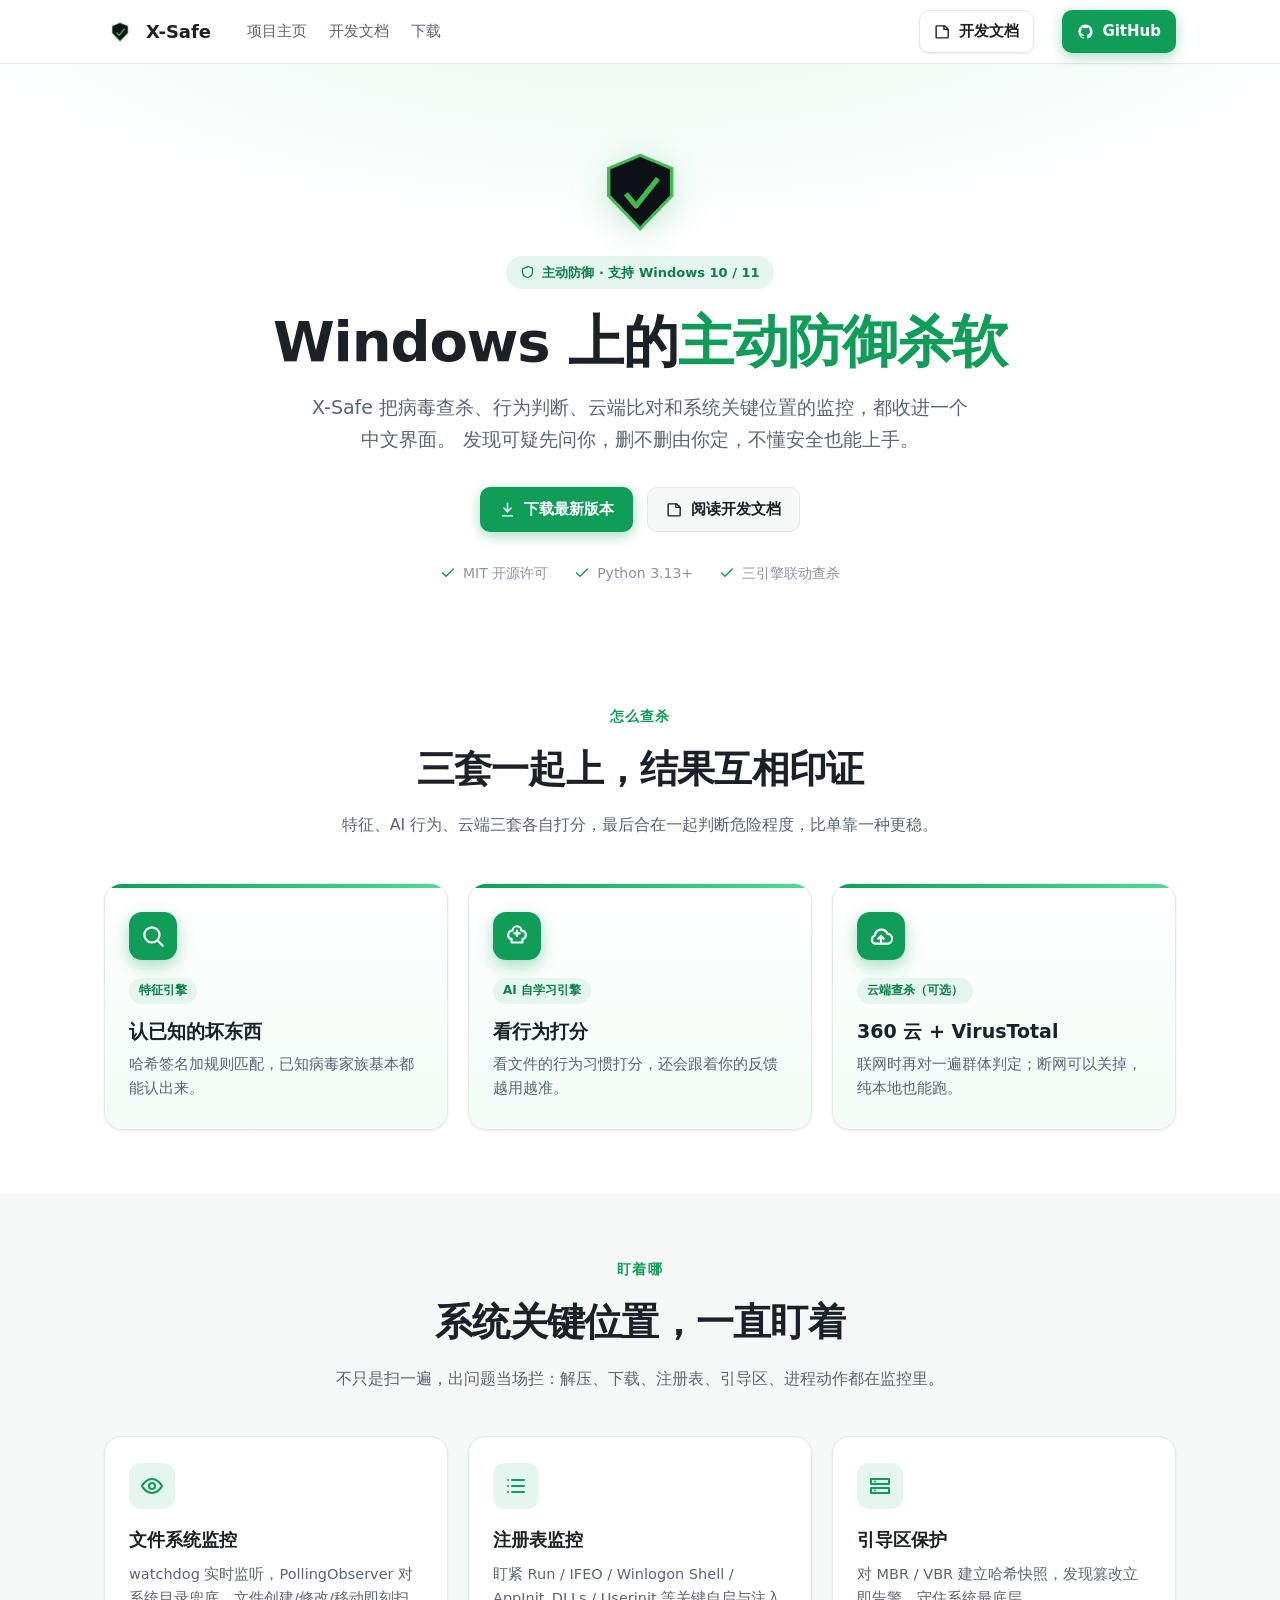
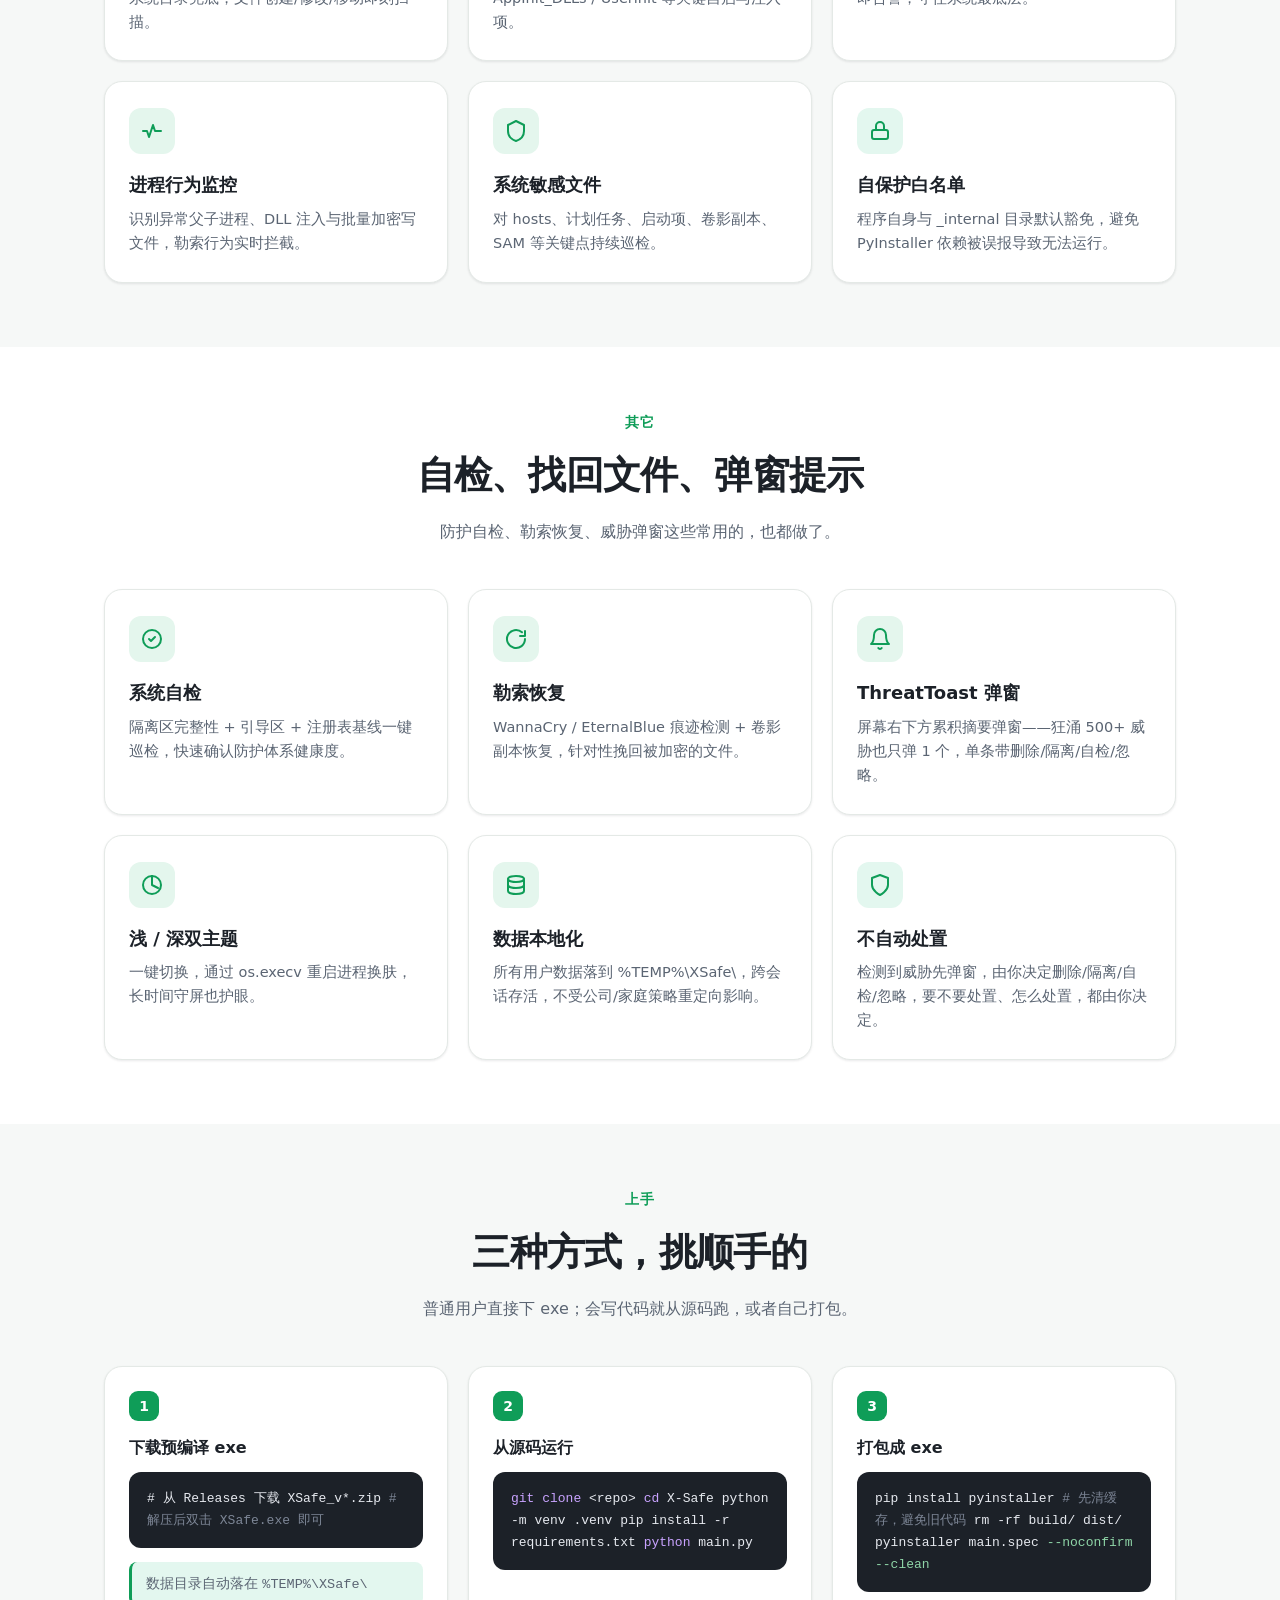
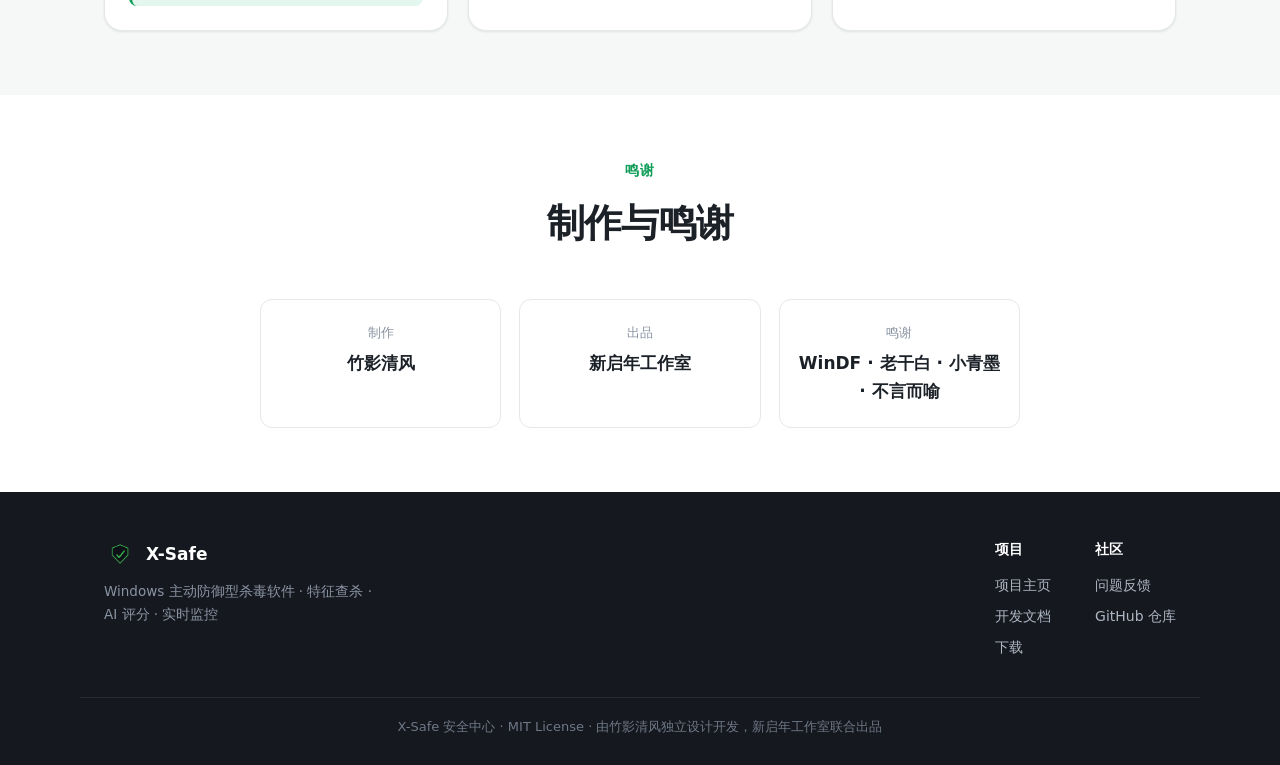
<file: index.html>
<!DOCTYPE html>
<html lang="zh-CN">
<head>
<meta charset="UTF-8">
<meta name="viewport" content="width=device-width, initial-scale=1.0">
<title>X-Safe 安全中心 — Windows 主动防御型杀毒软件</title>
<meta name="description" content="X-Safe 安全中心：Windows 主动防御杀毒软件。特征查杀、AI 行为评分、云端联动，文件/注册表/引导区/进程实时监控。">
<link rel="stylesheet" href="assets/style.css">
<link rel="icon" href="assets/xsafe-icon.png" type="image/png">
</head>
<body>

<!-- 导航 -->
<nav class="nav">
  <div class="nav-inner">
    <a class="brand" href="index.html">
      <span class="logo"><img src="assets/xsafe-icon.png" alt="X-Safe" width="22" height="22"></span>
      X-Safe
    </a>
    <div class="nav-links">
      <a href="index.html">项目主页</a>
      <a href="docs.html">开发文档</a>
      <a href="https://github.com/max257026-svg/X-Safe/releases">下载</a>
    </div>
    <div class="nav-spacer"></div>
    <a class="btn btn-light" href="docs.html">
      <svg viewBox="0 0 24 24" fill="none" stroke="currentColor" stroke-width="2" stroke-linecap="round" stroke-linejoin="round"><path d="M4 4h11l5 5v11a1 1 0 0 1-1 1H4a1 1 0 0 1-1-1V5a1 1 0 0 1 1-1z"/><path d="M14 4v5h5"/></svg>
      开发文档
    </a>
    <a class="btn btn-primary" href="https://github.com/max257026-svg/X-Safe">
      <svg viewBox="0 0 24 24" fill="currentColor"><path d="M12 2C6.48 2 2 6.58 2 12.25c0 4.53 2.87 8.37 6.84 9.73.5.1.68-.22.68-.49v-1.7c-2.78.62-3.37-1.36-3.37-1.36-.46-1.18-1.11-1.49-1.11-1.49-.9-.63.07-.62.07-.62 1 .07 1.53 1.05 1.53 1.05.9 1.57 2.36 1.12 2.94.86.09-.66.35-1.12.63-1.38-2.22-.26-4.55-1.14-4.55-5.07 0-1.12.39-2.03 1.03-2.75-.1-.26-.45-1.3.1-2.7 0 0 .84-.28 2.75 1.05a9.3 9.3 0 0 1 5 0c1.91-1.33 2.75-1.05 2.75-1.05.55 1.4.2 2.44.1 2.7.64.72 1.03 1.63 1.03 2.75 0 3.94-2.34 4.8-4.57 5.06.36.32.68.94.68 1.9v2.82c0 .27.18.6.69.49A10.26 10.26 0 0 0 22 12.25C22 6.58 17.52 2 12 2z"/></svg>
      GitHub
    </a>
  </div>
</nav>

<!-- Hero -->
<header class="hero">
  <div class="wrap">
    <img src="assets/xsafe-icon.png" alt="X-Safe" class="hero-icon-img">
    <span class="badge">
      <svg viewBox="0 0 24 24" fill="none" stroke="currentColor" stroke-width="2" stroke-linecap="round" stroke-linejoin="round"><path d="M12 2l8 3v6c0 4.5-3.2 7.8-8 9-4.8-1.2-8-4.5-8-9V6l8-3z"/></svg>
      主动防御 · 支持 Windows 10 / 11
    </span>
    <h1>Windows 上的<span class="hl">主动防御杀软</span></h1>
    <p class="lead">
      X-Safe 把病毒查杀、行为判断、云端比对和系统关键位置的监控，都收进一个中文界面。
      发现可疑先问你，删不删由你定，不懂安全也能上手。
    </p>
    <div class="hero-cta">
      <a class="btn btn-primary" href="https://github.com/max257026-svg/X-Safe/releases">
        <svg viewBox="0 0 24 24" fill="none" stroke="currentColor" stroke-width="2" stroke-linecap="round" stroke-linejoin="round"><path d="M12 3v12"/><path d="M7 10l5 5 5-5"/><path d="M5 21h14"/></svg>
        下载最新版本
      </a>
      <a class="btn btn-ghost" href="docs.html">
        <svg viewBox="0 0 24 24" fill="none" stroke="currentColor" stroke-width="2" stroke-linecap="round" stroke-linejoin="round"><path d="M4 4h11l5 5v11a1 1 0 0 1-1 1H4a1 1 0 0 1-1-1V5a1 1 0 0 1 1-1z"/><path d="M14 4v5h5"/></svg>
        阅读开发文档
      </a>
    </div>
    <div class="hero-meta">
      <span><svg viewBox="0 0 24 24" fill="none" stroke="currentColor" stroke-width="2.2" stroke-linecap="round" stroke-linejoin="round"><path d="M20 6L9 17l-5-5"/></svg> MIT 开源许可</span>
      <span><svg viewBox="0 0 24 24" fill="none" stroke="currentColor" stroke-width="2.2" stroke-linecap="round" stroke-linejoin="round"><path d="M20 6L9 17l-5-5"/></svg> Python 3.13+</span>
      <span><svg viewBox="0 0 24 24" fill="none" stroke="currentColor" stroke-width="2.2" stroke-linecap="round" stroke-linejoin="round"><path d="M20 6L9 17l-5-5"/></svg> 三引擎联动查杀</span>
    </div>
  </div>
</header>

<!-- 三引擎联动 -->
<section class="section">
  <div class="wrap">
    <div class="section-head">
      <div class="eyebrow">怎么查杀</div>
      <h2>三套一起上，结果互相印证</h2>
      <p>特征、AI 行为、云端三套各自打分，最后合在一起判断危险程度，比单靠一种更稳。</p>
    </div>
    <div class="engines">
      <div class="engine">
        <div class="icon"><svg viewBox="0 0 24 24" fill="none" stroke="currentColor" stroke-width="2" stroke-linecap="round" stroke-linejoin="round"><circle cx="11" cy="11" r="7"/><path d="M21 21l-4.3-4.3"/></svg></div>
        <span class="tag">特征引擎</span>
        <h3>认已知的坏东西</h3>
        <p>哈希签名加规则匹配，已知病毒家族基本都能认出来。</p>
      </div>
      <div class="engine">
        <div class="icon"><svg viewBox="0 0 24 24" fill="none" stroke="currentColor" stroke-width="2" stroke-linecap="round" stroke-linejoin="round"><path d="M12 3a4 4 0 0 0-4 4 4 4 0 0 0-1 7.9V18h10v-3.1A4 4 0 0 0 16 7a4 4 0 0 0-4-4z"/><path d="M12 7v5M9.5 9.5h5"/></svg></div>
        <span class="tag">AI 自学习引擎</span>
        <h3>看行为打分</h3>
        <p>看文件的行为习惯打分，还会跟着你的反馈越用越准。</p>
      </div>
      <div class="engine">
        <div class="icon"><svg viewBox="0 0 24 24" fill="none" stroke="currentColor" stroke-width="2" stroke-linecap="round" stroke-linejoin="round"><path d="M17.5 19a4.5 4.5 0 0 0 .5-9 6 6 0 0 0-11.6 1.5A4 4 0 0 0 6 19h11.5z"/><path d="M12 12v6M9.5 14.5L12 12l2.5 2.5"/></svg></div>
        <span class="tag">云端查杀（可选）</span>
        <h3>360 云 + VirusTotal</h3>
        <p>联网时再对一遍群体判定；断网可以关掉，纯本地也能跑。</p>
      </div>
    </div>
  </div>
</section>

<!-- 主动防御体系 -->
<section class="section alt">
  <div class="wrap">
    <div class="section-head">
      <div class="eyebrow">盯着哪</div>
      <h2>系统关键位置，一直盯着</h2>
      <p>不只是扫一遍，出问题当场拦：解压、下载、注册表、引导区、进程动作都在监控里。</p>
    </div>
    <div class="grid grid-3">
      <div class="card">
        <div class="icon"><svg viewBox="0 0 24 24" fill="none" stroke="currentColor" stroke-width="2" stroke-linecap="round" stroke-linejoin="round"><path d="M2 12s3.5-7 10-7 10 7 10 7-3.5 7-10 7-10-7-10-7z"/><circle cx="12" cy="12" r="3"/></svg></div>
        <h3>文件系统监控</h3>
        <p>watchdog 实时监听，PollingObserver 对系统目录兜底，文件创建/修改/移动即刻扫描。</p>
      </div>
      <div class="card">
        <div class="icon"><svg viewBox="0 0 24 24" fill="none" stroke="currentColor" stroke-width="2" stroke-linecap="round" stroke-linejoin="round"><path d="M8 6h12M8 12h12M8 18h12"/><path d="M4 6h.01M4 12h.01M4 18h.01"/></svg></div>
        <h3>注册表监控</h3>
        <p>盯紧 Run / IFEO / Winlogon Shell / AppInit_DLLs / Userinit 等关键自启与注入项。</p>
      </div>
      <div class="card">
        <div class="icon"><svg viewBox="0 0 24 24" fill="none" stroke="currentColor" stroke-width="2" stroke-linecap="round" stroke-linejoin="round"><path d="M3 5h18v5H3zM3 14h18v5H3z"/><path d="M7 7.5h.01M7 16.5h.01"/></svg></div>
        <h3>引导区保护</h3>
        <p>对 MBR / VBR 建立哈希快照，发现篡改立即告警，守住系统最底层。</p>
      </div>
      <div class="card">
        <div class="icon"><svg viewBox="0 0 24 24" fill="none" stroke="currentColor" stroke-width="2" stroke-linecap="round" stroke-linejoin="round"><path d="M3 12h4l2 6 4-12 2 6h6"/></svg></div>
        <h3>进程行为监控</h3>
        <p>识别异常父子进程、DLL 注入与批量加密写文件，勒索行为实时拦截。</p>
      </div>
      <div class="card">
        <div class="icon"><svg viewBox="0 0 24 24" fill="none" stroke="currentColor" stroke-width="2" stroke-linecap="round" stroke-linejoin="round"><path d="M12 2l8 4v6c0 5-3.5 8.5-8 10-4.5-1.5-8-5-8-10V6l8-4z"/></svg></div>
        <h3>系统敏感文件</h3>
        <p>对 hosts、计划任务、启动项、卷影副本、SAM 等关键点持续巡检。</p>
      </div>
      <div class="card accent">
        <div class="icon"><svg viewBox="0 0 24 24" fill="none" stroke="currentColor" stroke-width="2" stroke-linecap="round" stroke-linejoin="round"><rect x="4" y="11" width="16" height="9" rx="2"/><path d="M8 11V7a4 4 0 0 1 8 0v4"/></svg></div>
        <h3>自保护白名单</h3>
        <p>程序自身与 _internal 目录默认豁免，避免 PyInstaller 依赖被误报导致无法运行。</p>
      </div>
    </div>
  </div>
</section>

<!-- 更多核心特性 -->
<section class="section">
  <div class="wrap">
    <div class="section-head">
      <div class="eyebrow">其它</div>
      <h2>自检、找回文件、弹窗提示</h2>
      <p>防护自检、勒索恢复、威胁弹窗这些常用的，也都做了。</p>
    </div>
    <div class="grid grid-3">
      <div class="card">
        <div class="icon"><svg viewBox="0 0 24 24" fill="none" stroke="currentColor" stroke-width="2" stroke-linecap="round" stroke-linejoin="round"><path d="M9 12l2 2 4-4"/><circle cx="12" cy="12" r="9"/></svg></div>
        <h3>系统自检</h3>
        <p>隔离区完整性 + 引导区 + 注册表基线一键巡检，快速确认防护体系健康度。</p>
      </div>
      <div class="card">
        <div class="icon"><svg viewBox="0 0 24 24" fill="none" stroke="currentColor" stroke-width="2" stroke-linecap="round" stroke-linejoin="round"><path d="M21 12a9 9 0 1 1-3-6.7"/><path d="M21 4v5h-5"/></svg></div>
        <h3>勒索恢复</h3>
        <p>WannaCry / EternalBlue 痕迹检测 + 卷影副本恢复，针对性挽回被加密的文件。</p>
      </div>
      <div class="card">
        <div class="icon"><svg viewBox="0 0 24 24" fill="none" stroke="currentColor" stroke-width="2" stroke-linecap="round" stroke-linejoin="round"><path d="M18 8a6 6 0 0 0-12 0c0 7-3 9-3 9h18s-3-2-3-9z"/><path d="M13.7 21a2 2 0 0 1-3.4 0"/></svg></div>
        <h3>ThreatToast 弹窗</h3>
        <p>屏幕右下方累积摘要弹窗——狂涌 500+ 威胁也只弹 1 个，单条带删除/隔离/自检/忽略。</p>
      </div>
      <div class="card">
        <div class="icon"><svg viewBox="0 0 24 24" fill="none" stroke="currentColor" stroke-width="2" stroke-linecap="round" stroke-linejoin="round"><circle cx="12" cy="12" r="9"/><path d="M12 3v9l6 3"/></svg></div>
        <h3>浅 / 深双主题</h3>
        <p>一键切换，通过 os.execv 重启进程换肤，长时间守屏也护眼。</p>
      </div>
      <div class="card">
        <div class="icon"><svg viewBox="0 0 24 24" fill="none" stroke="currentColor" stroke-width="2" stroke-linecap="round" stroke-linejoin="round"><ellipse cx="12" cy="6" rx="8" ry="3"/><path d="M4 6v12c0 1.7 3.6 3 8 3s8-1.3 8-3V6"/><path d="M4 12c0 1.7 3.6 3 8 3s8-1.3 8-3"/></svg></div>
        <h3>数据本地化</h3>
        <p>所有用户数据落到 %TEMP%\XSafe\，跨会话存活，不受公司/家庭策略重定向影响。</p>
      </div>
      <div class="card accent">
        <div class="icon"><svg viewBox="0 0 24 24" fill="none" stroke="currentColor" stroke-width="2" stroke-linecap="round" stroke-linejoin="round"><path d="M12 22s8-4 8-10V5l-8-3-8 3v7c0 6 8 10 8 10z"/></svg></div>
        <h3>不自动处置</h3>
        <p>检测到威胁先弹窗，由你决定删除/隔离/自检/忽略，要不要处置、怎么处置，都由你决定。</p>
      </div>
    </div>
  </div>
</section>

<!-- 快速开始 -->
<section class="section alt">
  <div class="wrap">
    <div class="section-head">
      <div class="eyebrow">上手</div>
      <h2>三种方式，挑顺手的</h2>
      <p>普通用户直接下 exe；会写代码就从源码跑，或者自己打包。</p>
    </div>
    <div class="steps">
      <div class="step">
        <div class="num">1</div>
        <h3>下载预编译 exe</h3>
        <div class="code"># 从 Releases 下载
XSafe_v*.zip
<span class="c"># 解压后双击 XSafe.exe 即可</span></div>
        <div class="note">数据目录自动落在 <code>%TEMP%\XSafe\</code></div>
      </div>
      <div class="step">
        <div class="num">2</div>
        <h3>从源码运行</h3>
        <div class="code"><span class="k">git clone</span> &lt;repo&gt;
<span class="k">cd</span> X-Safe
python -m venv .venv
pip install -r requirements.txt
<span class="k">python</span> main.py</div>
      </div>
      <div class="step">
        <div class="num">3</div>
        <h3>打包成 exe</h3>
        <div class="code">pip install pyinstaller
<span class="c"># 先清缓存，避免旧代码</span>
rm -rf build/ dist/
pyinstaller main.spec <span class="s">--noconfirm</span> <span class="s">--clean</span></div>
      </div>
    </div>
  </div>
</section>

<!-- 鸣谢 -->
<section class="section">
  <div class="wrap">
    <div class="section-head">
      <div class="eyebrow">鸣谢</div>
      <h2>制作与鸣谢</h2>
    </div>
    <div class="credits">
      <div class="credit"><div class="role">制作</div><div class="name">竹影清风</div></div>
      <div class="credit"><div class="role">出品</div><div class="name">新启年工作室</div></div>
      <div class="credit"><div class="role">鸣谢</div><div class="name">WinDF · 老干白 · 小青墨 · 不言而喻</div></div>
    </div>
  </div>
</section>

<!-- 页脚 -->
<footer class="footer">
  <div class="wrap">
    <div>
      <div class="f-brand">
        <span class="logo"><img src="assets/xsafe-icon.png" alt="X-Safe" width="22" height="22"></span>
        X-Safe
      </div>
      <p class="f-tag">Windows 主动防御型杀毒软件 · 特征查杀 · AI 评分 · 实时监控</p>
    </div>
    <div class="f-links">
      <div class="f-col">
        <h4>项目</h4>
        <a href="index.html">项目主页</a>
        <a href="docs.html">开发文档</a>
        <a href="https://github.com/max257026-svg/X-Safe/releases">下载</a>
      </div>
      <div class="f-col">
        <h4>社区</h4>
        <a href="https://github.com/max257026-svg/X-Safe/issues">问题反馈</a>
        <a href="https://github.com/max257026-svg/X-Safe">GitHub 仓库</a>
      </div>
    </div>
  </div>
  <div class="f-bottom">
    X-Safe 安全中心 · MIT License · 由竹影清风独立设计开发，新启年工作室联合出品
  </div>
</footer>

</body>
</html>
</file>
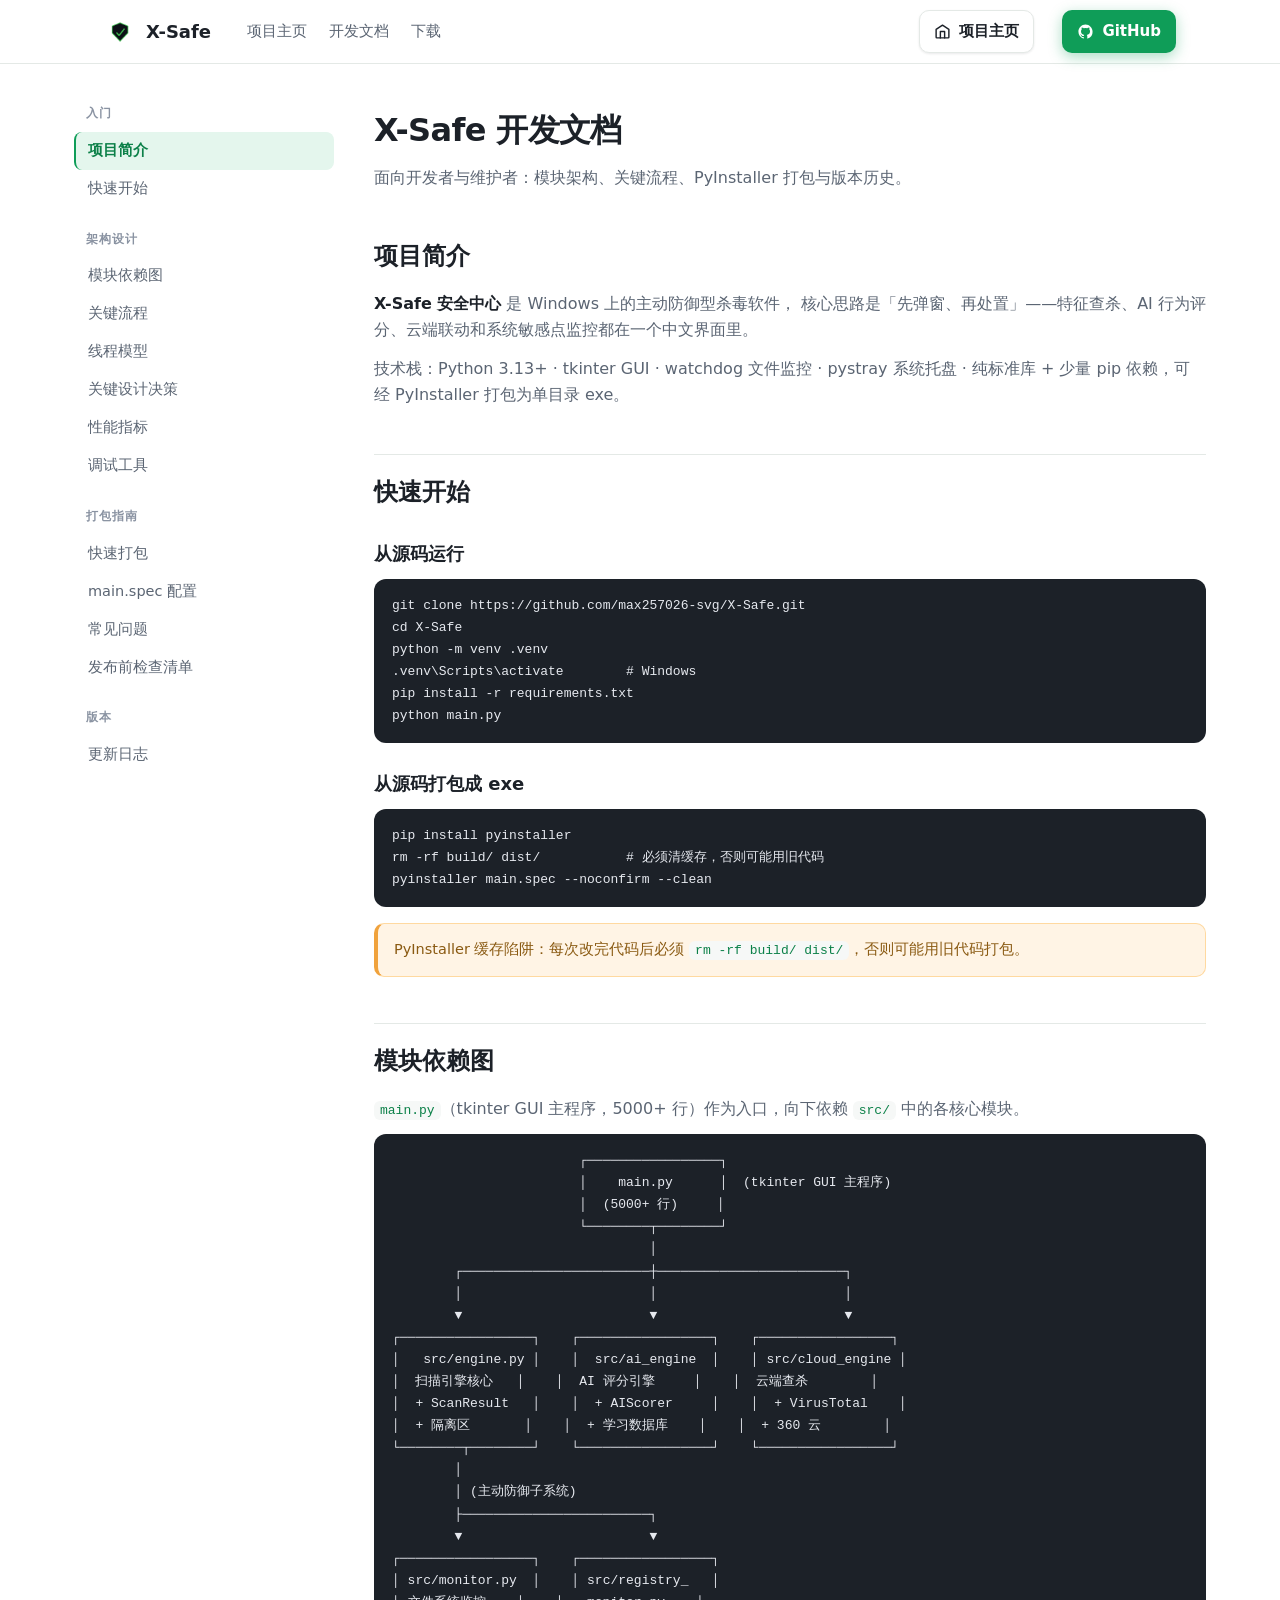
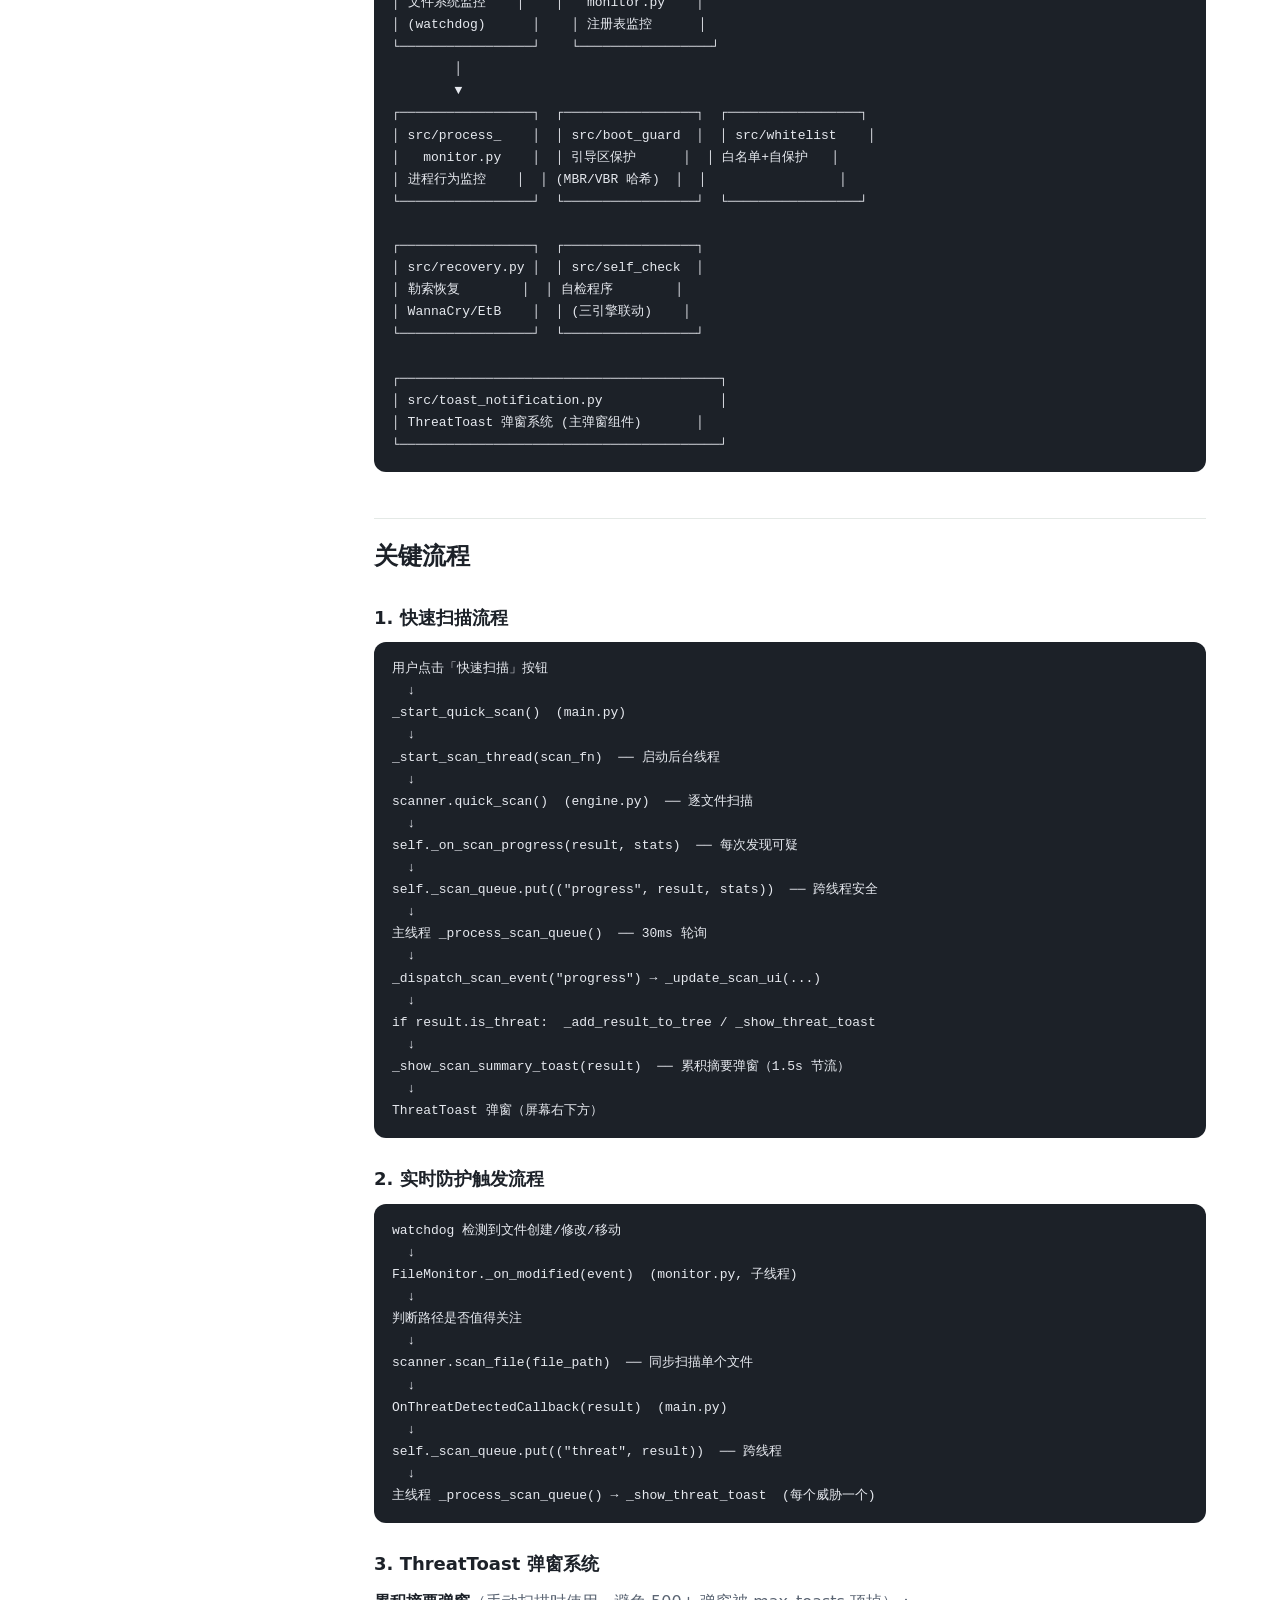
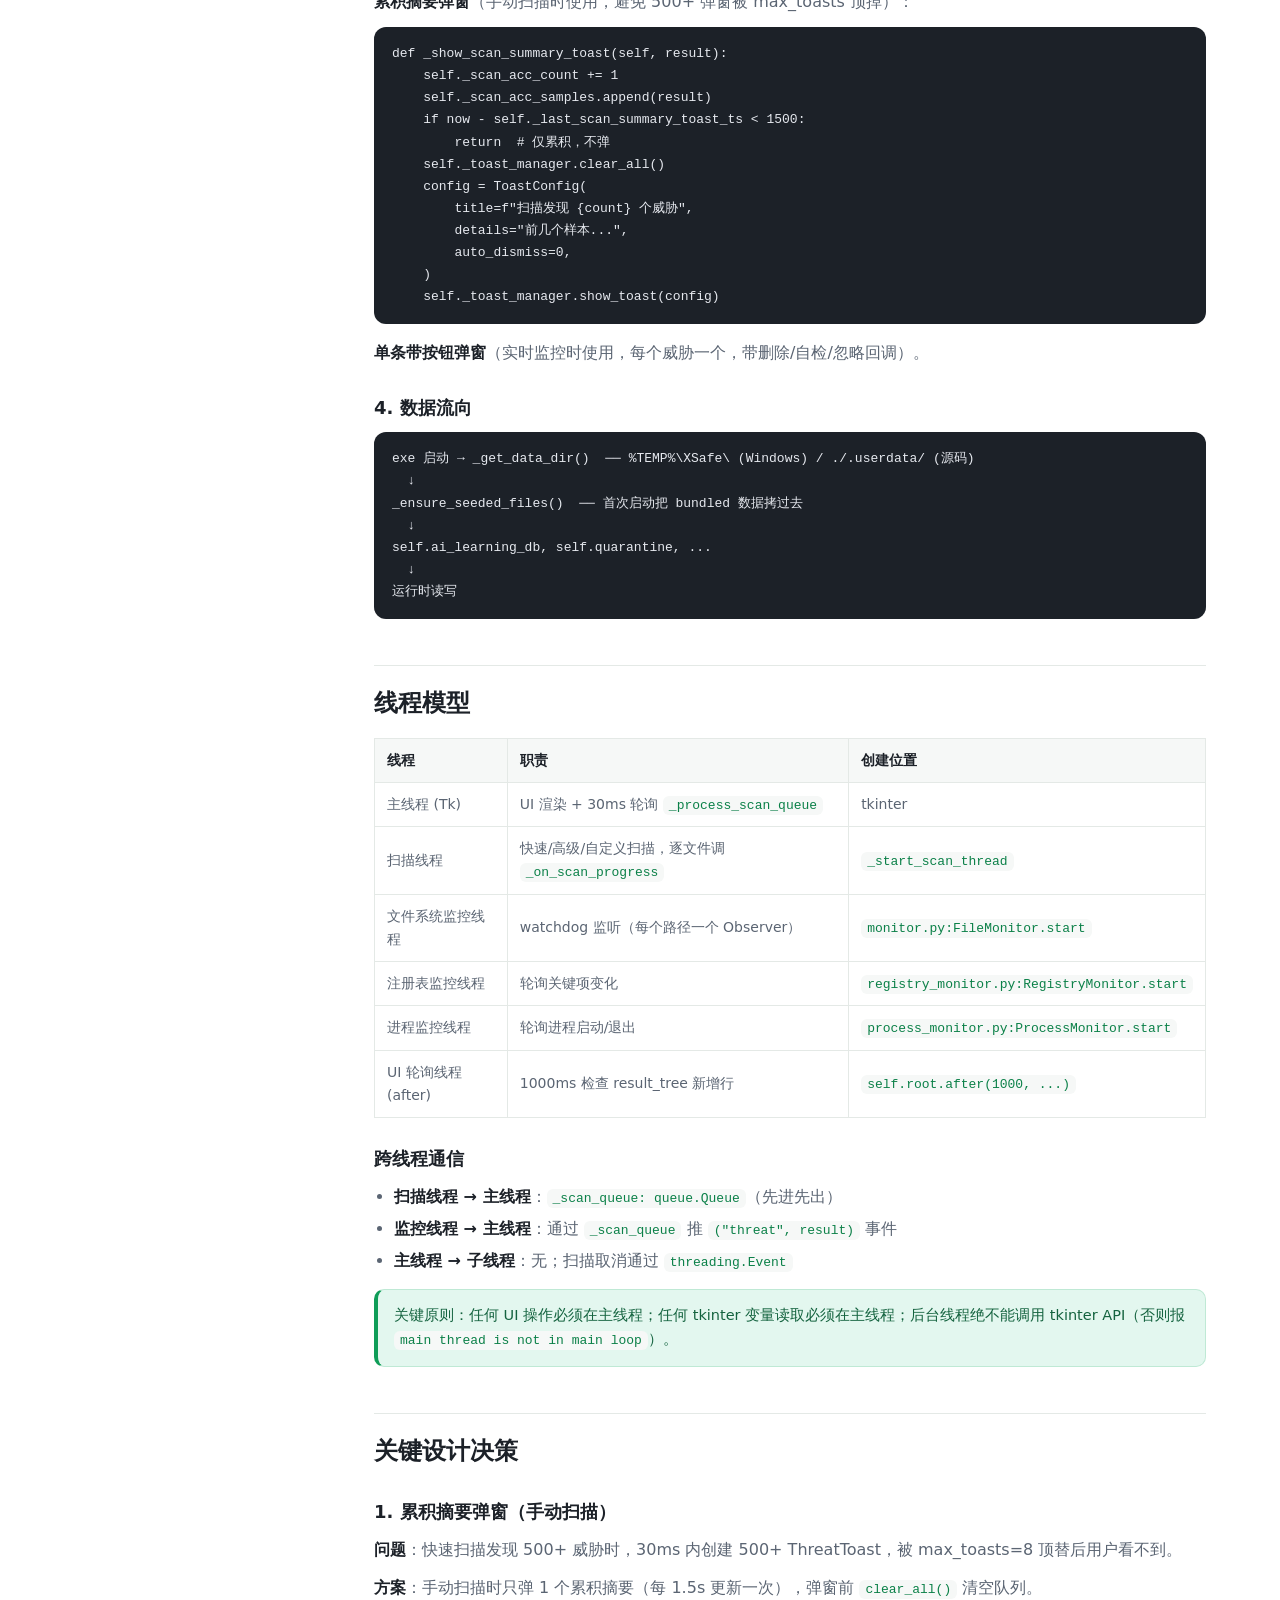
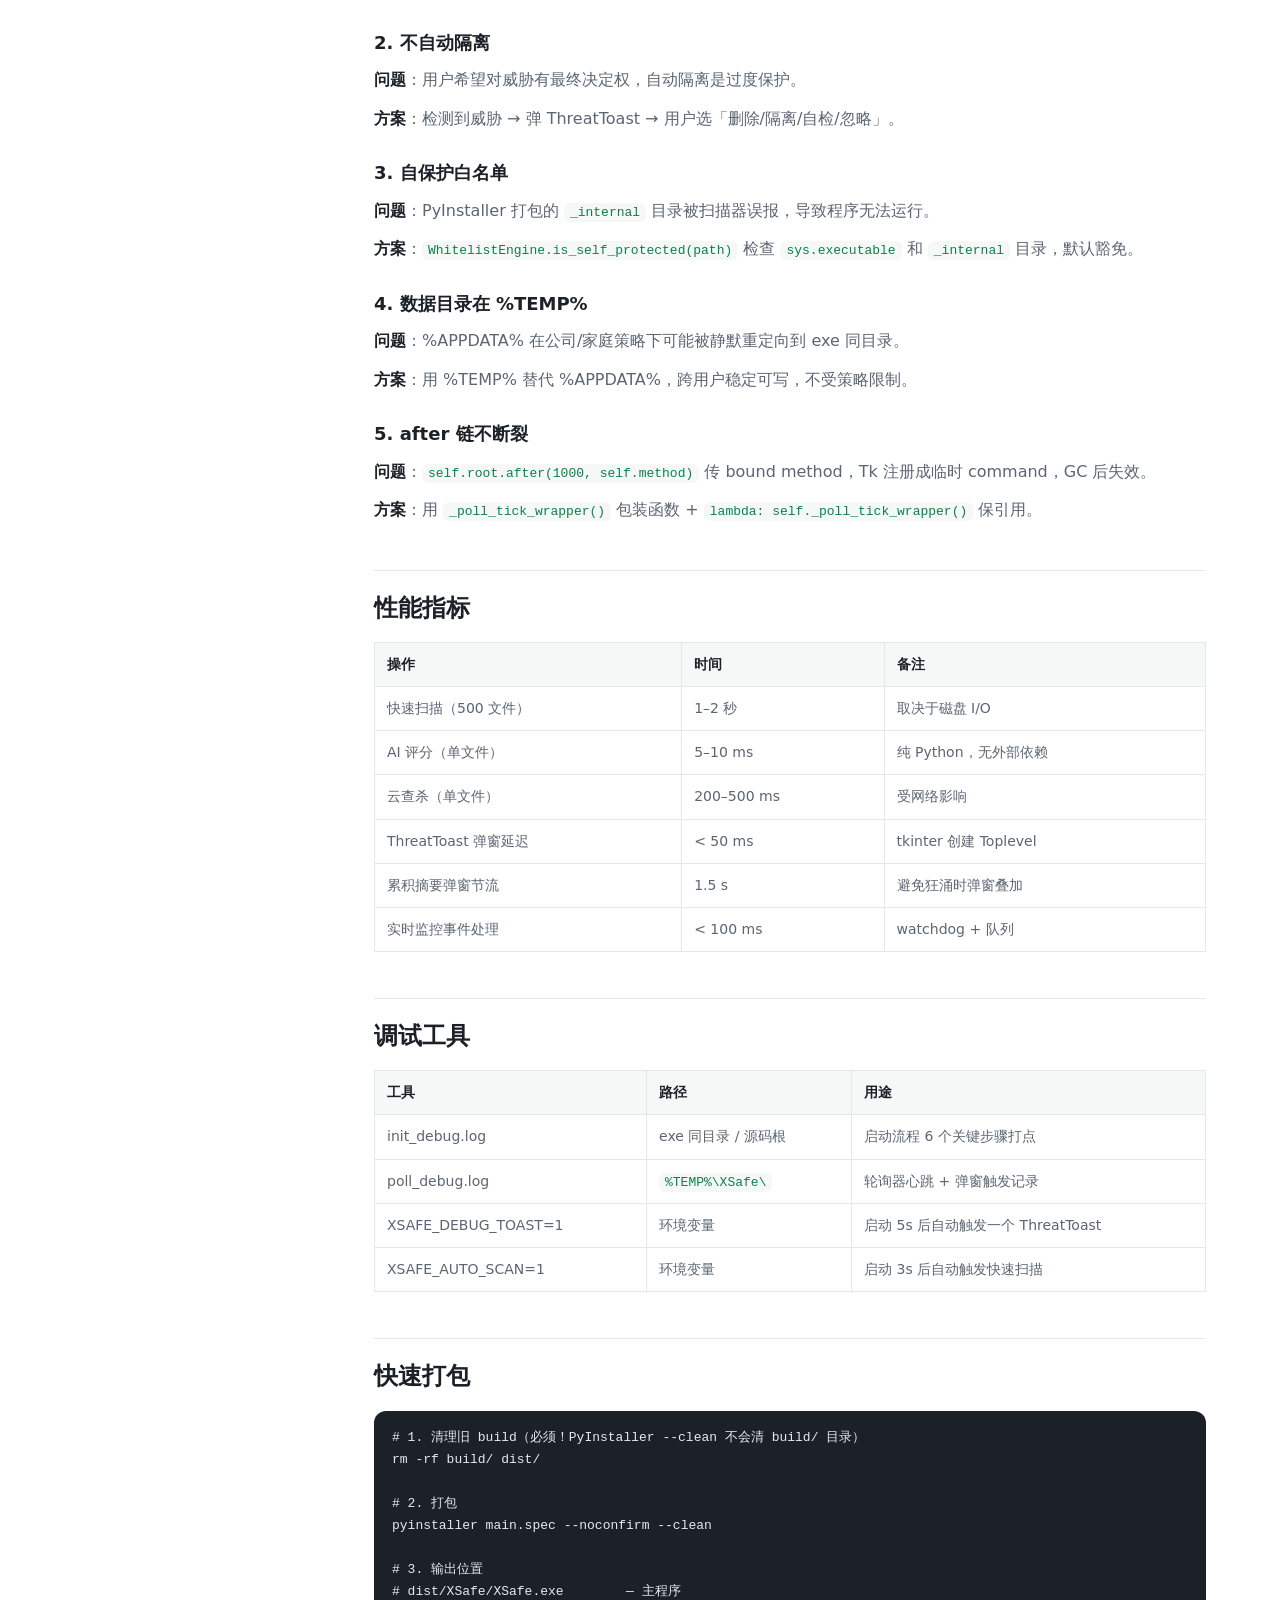
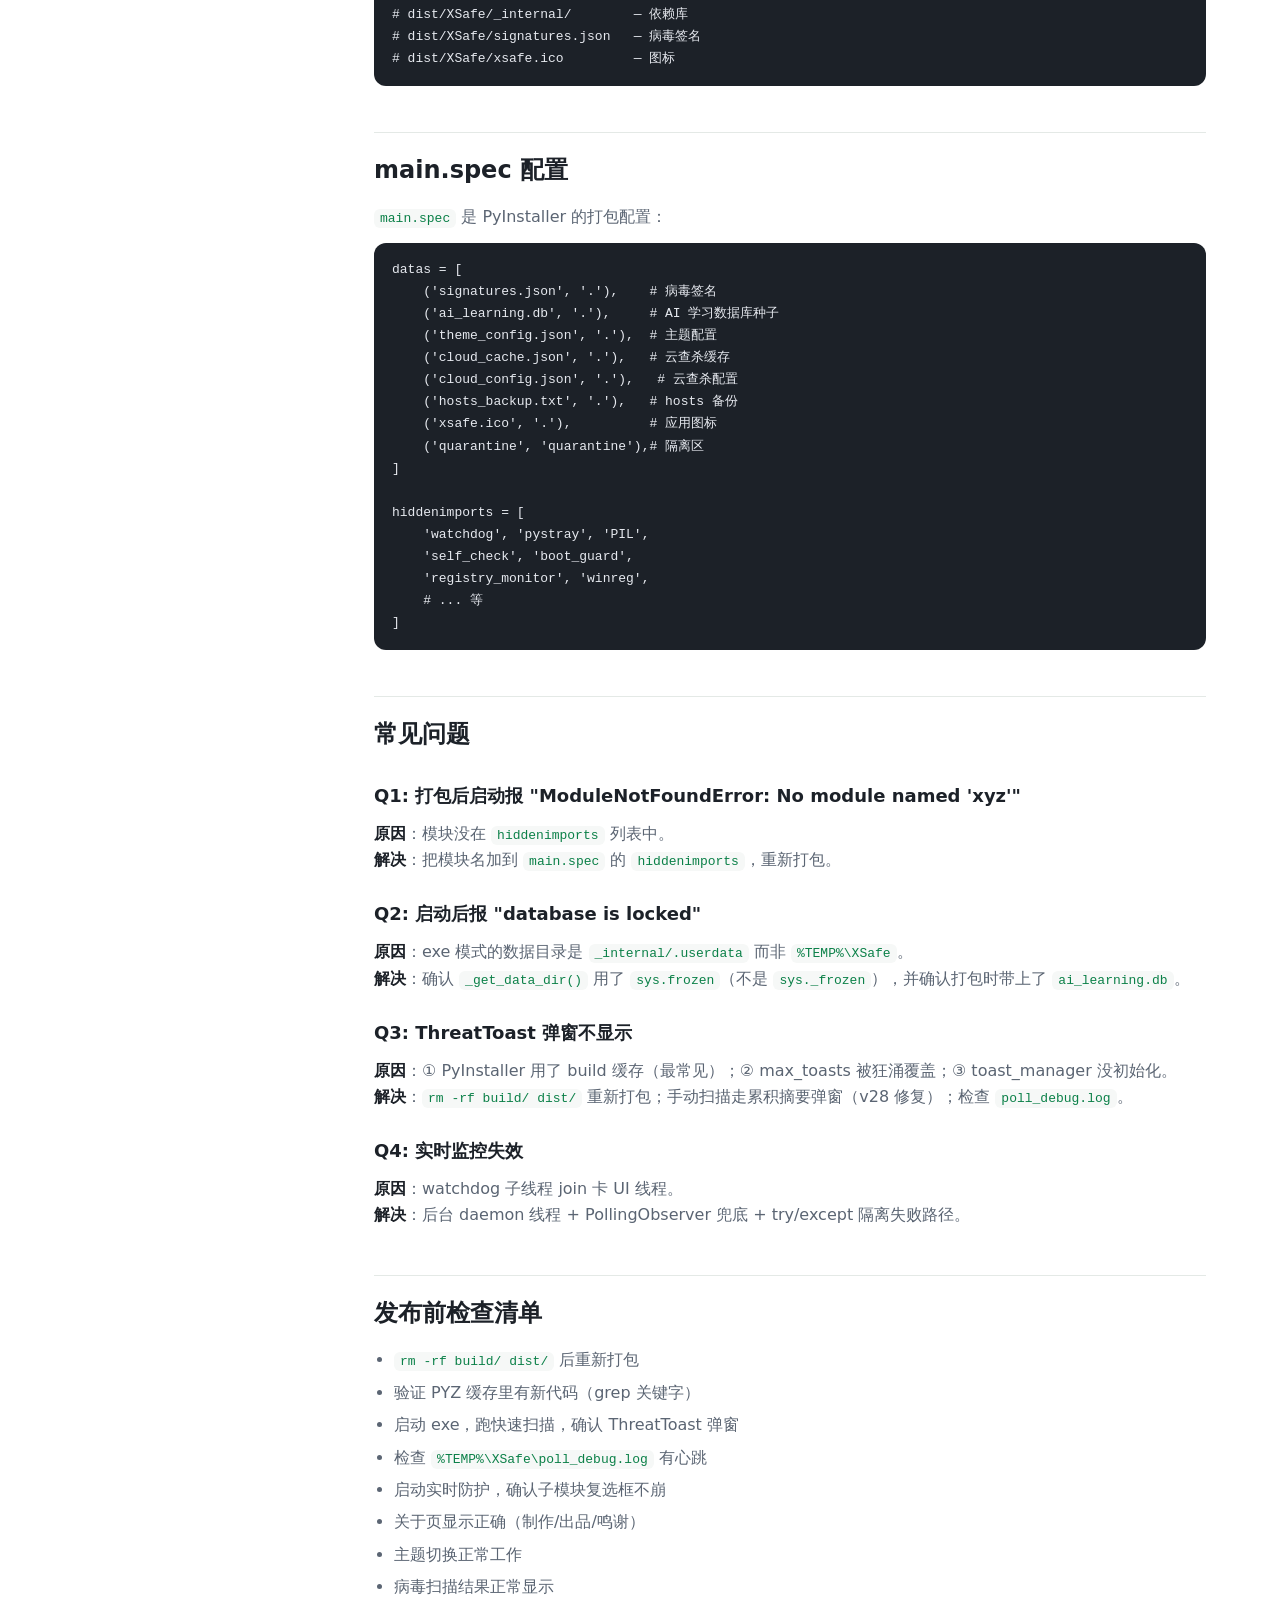
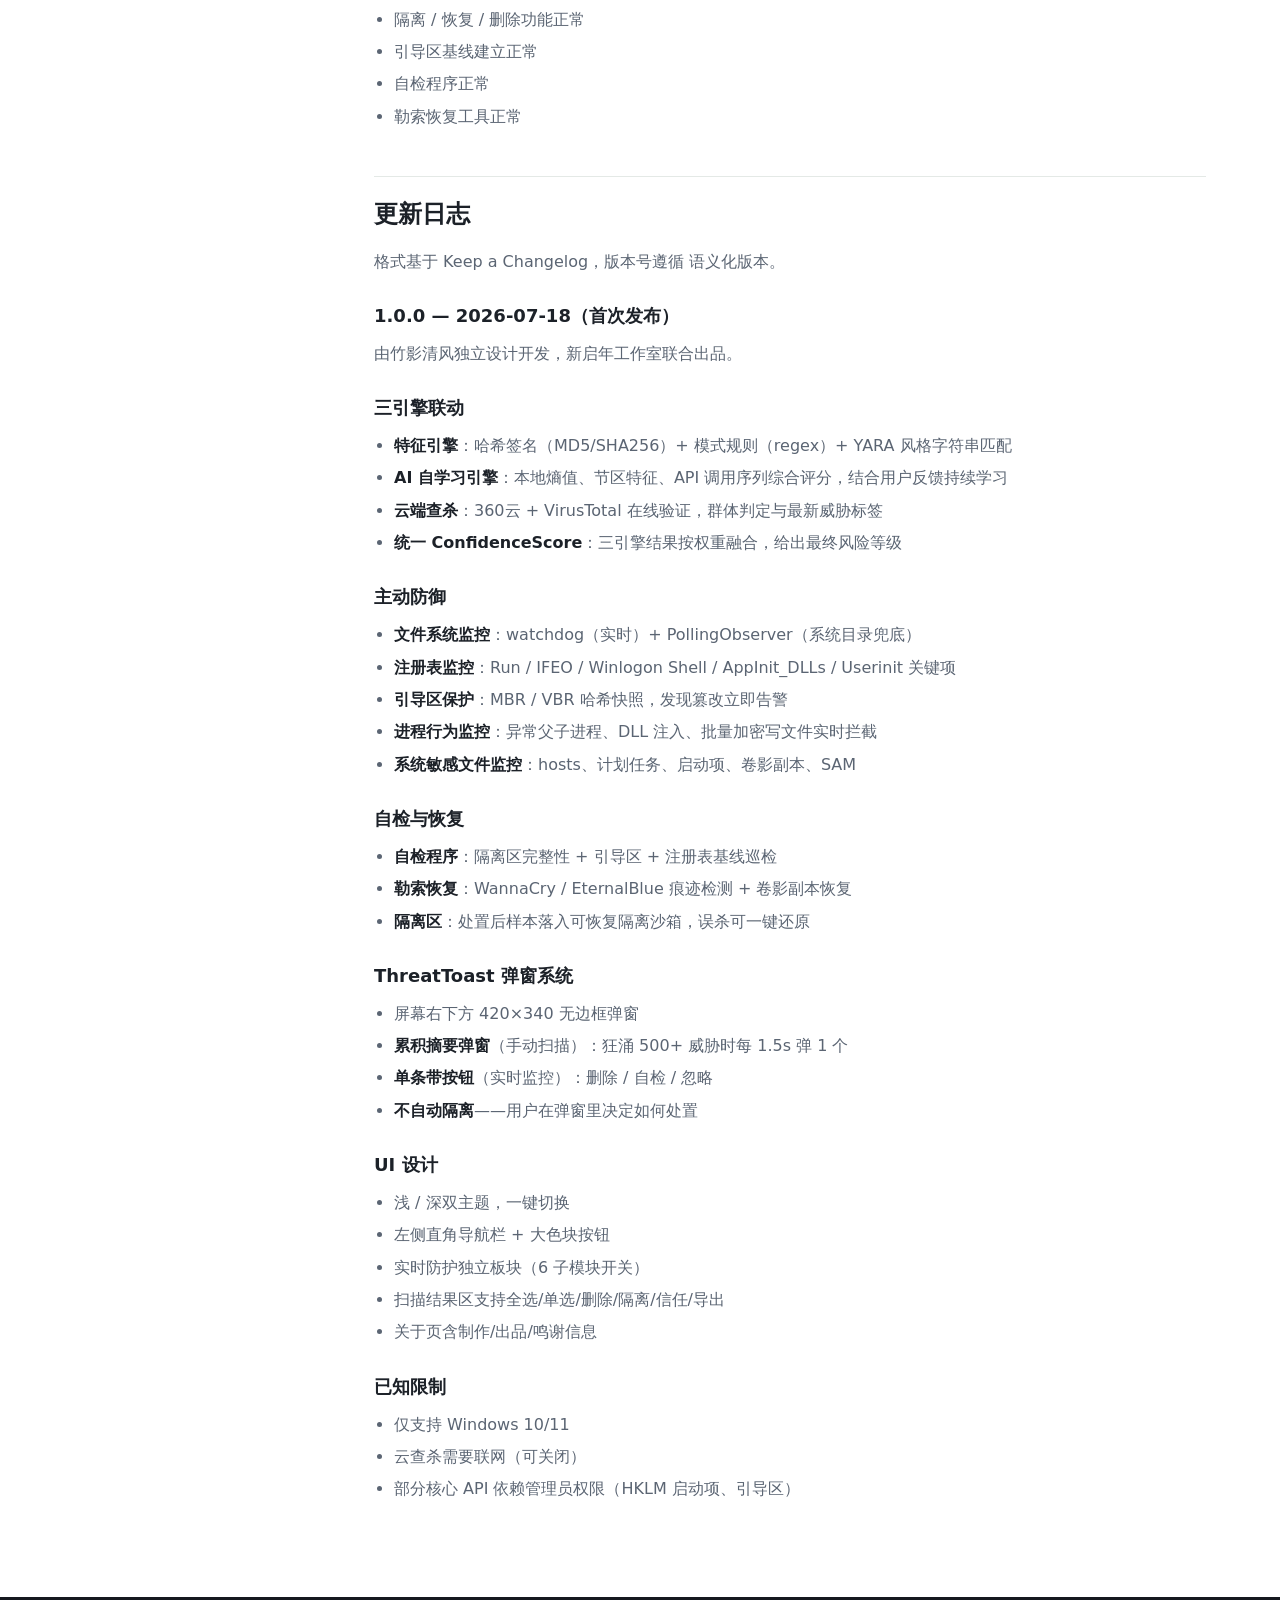
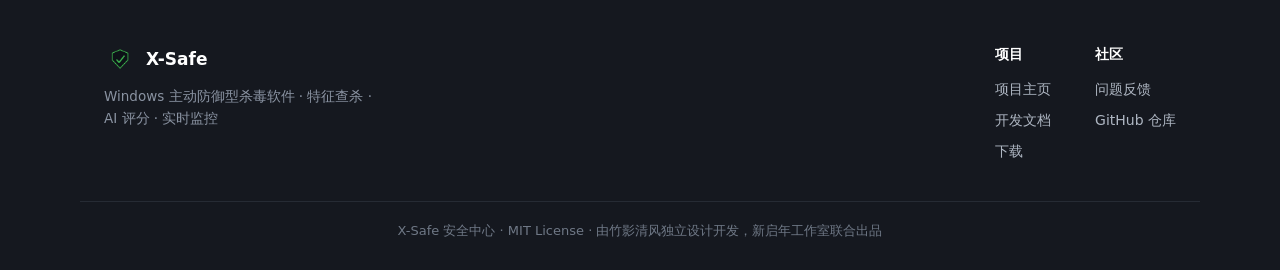
<file: docs.html>
<!DOCTYPE html>
<html lang="zh-CN">
<head>
<meta charset="UTF-8">
<meta name="viewport" content="width=device-width, initial-scale=1.0">
<title>X-Safe 开发文档 — 架构 · 打包 · 版本历史</title>
<meta name="description" content="X-Safe 安全中心开发者文档：模块架构、关键流程、线程模型、PyInstaller 打包指南与更新日志。">
<link rel="stylesheet" href="assets/style.css">
<link rel="icon" href="assets/xsafe-icon.png" type="image/png">
</head>
<body>

<!-- 导航 -->
<nav class="nav">
  <div class="nav-inner">
    <a class="brand" href="index.html">
      <span class="logo"><img src="assets/xsafe-icon.png" alt="X-Safe" width="22" height="22"></span>
      X-Safe
    </a>
    <div class="nav-links">
      <a href="index.html">项目主页</a>
      <a href="docs.html">开发文档</a>
      <a href="https://github.com/max257026-svg/X-Safe/releases">下载</a>
    </div>
    <div class="nav-spacer"></div>
    <a class="btn btn-light" href="index.html">
      <svg viewBox="0 0 24 24" fill="none" stroke="currentColor" stroke-width="2" stroke-linecap="round" stroke-linejoin="round"><path d="M3 9l9-6 9 6v11a1 1 0 0 1-1 1H4a1 1 0 0 1-1-1z"/><path d="M9 21V12h6v9"/></svg>
      项目主页
    </a>
    <a class="btn btn-primary" href="https://github.com/max257026-svg/X-Safe">
      <svg viewBox="0 0 24 24" fill="currentColor"><path d="M12 2C6.48 2 2 6.58 2 12.25c0 4.53 2.87 8.37 6.84 9.73.5.1.68-.22.68-.49v-1.7c-2.78.62-3.37-1.36-3.37-1.36-.46-1.18-1.11-1.49-1.11-1.49-.9-.63.07-.62.07-.62 1 .07 1.53 1.05 1.53 1.05.9 1.57 2.36 1.12 2.94.86.09-.66.35-1.12.63-1.38-2.22-.26-4.55-1.14-4.55-5.07 0-1.12.39-2.03 1.03-2.75-.1-.26-.45-1.3.1-2.7 0 0 .84-.28 2.75 1.05a9.3 9.3 0 0 1 5 0c1.91-1.33 2.75-1.05 2.75-1.05.55 1.4.2 2.44.1 2.7.64.72 1.03 1.63 1.03 2.75 0 3.94-2.34 4.8-4.57 5.06.36.32.68.94.68 1.9v2.82c0 .27.18.6.69.49A10.26 10.26 0 0 0 22 12.25C22 6.58 17.52 2 12 2z"/></svg>
      GitHub
    </a>
  </div>
</nav>

<div class="doc-shell">
  <!-- 侧边栏 -->
  <aside class="sidebar">
    <div class="s-group">
      <div class="s-title">入门</div>
      <a href="#intro">项目简介</a>
      <a href="#quickstart">快速开始</a>
    </div>
    <div class="s-group">
      <div class="s-title">架构设计</div>
      <a href="#modules">模块依赖图</a>
      <a href="#flows">关键流程</a>
      <a href="#threads">线程模型</a>
      <a href="#decisions">关键设计决策</a>
      <a href="#perf">性能指标</a>
      <a href="#debug">调试工具</a>
    </div>
    <div class="s-group">
      <div class="s-title">打包指南</div>
      <a href="#build">快速打包</a>
      <a href="#spec">main.spec 配置</a>
      <a href="#faq">常见问题</a>
      <a href="#checklist">发布前检查清单</a>
    </div>
    <div class="s-group">
      <div class="s-title">版本</div>
      <a href="#changelog">更新日志</a>
    </div>
  </aside>

  <!-- 内容 -->
  <main class="doc-content">
    <h1>X-Safe 开发文档</h1>
    <p class="doc-sub">面向开发者与维护者：模块架构、关键流程、PyInstaller 打包与版本历史。</p>

    <h2 id="intro">项目简介</h2>
    <p>
      <strong>X-Safe 安全中心</strong> 是 Windows 上的主动防御型杀毒软件，
      核心思路是「先弹窗、再处置」——特征查杀、AI 行为评分、云端联动和系统敏感点监控都在一个中文界面里。
    </p>
    <p>技术栈：Python 3.13+ · tkinter GUI · watchdog 文件监控 · pystray 系统托盘 · 纯标准库 + 少量 pip 依赖，可经 PyInstaller 打包为单目录 exe。</p>

    <h2 id="quickstart">快速开始</h2>
    <h3>从源码运行</h3>
    <pre><code>git clone https://github.com/max257026-svg/X-Safe.git
cd X-Safe
python -m venv .venv
.venv\Scripts\activate        # Windows
pip install -r requirements.txt
python main.py</code></pre>
    <h3>从源码打包成 exe</h3>
    <pre><code>pip install pyinstaller
rm -rf build/ dist/           # 必须清缓存，否则可能用旧代码
pyinstaller main.spec --noconfirm --clean</code></pre>
    <div class="callout warn">PyInstaller 缓存陷阱：每次改完代码后必须 <code>rm -rf build/ dist/</code>，否则可能用旧代码打包。</div>

    <h2 id="modules">模块依赖图</h2>
    <p><code>main.py</code>（tkinter GUI 主程序，5000+ 行）作为入口，向下依赖 <code>src/</code> 中的各核心模块。</p>
    <pre><code>                        ┌─────────────────┐
                        │    main.py      │  (tkinter GUI 主程序)
                        │  (5000+ 行)     │
                        └────────┬────────┘
                                 │
        ┌────────────────────────┼────────────────────────┐
        │                        │                        │
        ▼                        ▼                        ▼
┌─────────────────┐    ┌─────────────────┐    ┌─────────────────┐
│   src/engine.py │    │  src/ai_engine  │    │ src/cloud_engine │
│  扫描引擎核心   │    │  AI 评分引擎     │    │  云端查杀        │
│  + ScanResult   │    │  + AIScorer     │    │  + VirusTotal    │
│  + 隔离区       │    │  + 学习数据库    │    │  + 360 云        │
└────────┬────────┘    └─────────────────┘    └─────────────────┘
        │
        │ (主动防御子系统)
        ├────────────────────────┐
        ▼                        ▼
┌─────────────────┐    ┌─────────────────┐
│ src/monitor.py  │    │ src/registry_   │
│ 文件系统监控    │    │   monitor.py    │
│ (watchdog)      │    │ 注册表监控      │
└─────────────────┘    └─────────────────┘
        │
        ▼
┌─────────────────┐  ┌─────────────────┐  ┌─────────────────┐
│ src/process_    │  │ src/boot_guard  │  │ src/whitelist    │
│   monitor.py    │  │ 引导区保护      │  │ 白名单+自保护   │
│ 进程行为监控    │  │ (MBR/VBR 哈希)  │  │                 │
└─────────────────┘  └─────────────────┘  └─────────────────┘

┌─────────────────┐  ┌─────────────────┐
│ src/recovery.py │  │ src/self_check  │
│ 勒索恢复        │  │ 自检程序        │
│ WannaCry/EtB    │  │ (三引擎联动)    │
└─────────────────┘  └─────────────────┘

┌─────────────────────────────────────────┐
│ src/toast_notification.py               │
│ ThreatToast 弹窗系统 (主弹窗组件)       │
└─────────────────────────────────────────┘</code></pre>

    <h2 id="flows">关键流程</h2>
    <h3>1. 快速扫描流程</h3>
    <pre><code>用户点击「快速扫描」按钮
  ↓
_start_quick_scan()  (main.py)
  ↓
_start_scan_thread(scan_fn)  ── 启动后台线程
  ↓
scanner.quick_scan()  (engine.py)  ── 逐文件扫描
  ↓
self._on_scan_progress(result, stats)  ── 每次发现可疑
  ↓
self._scan_queue.put(("progress", result, stats))  ── 跨线程安全
  ↓
主线程 _process_scan_queue()  ── 30ms 轮询
  ↓
_dispatch_scan_event("progress") → _update_scan_ui(...)
  ↓
if result.is_threat:  _add_result_to_tree / _show_threat_toast
  ↓
_show_scan_summary_toast(result)  ── 累积摘要弹窗（1.5s 节流）
  ↓
ThreatToast 弹窗（屏幕右下方）</code></pre>

    <h3>2. 实时防护触发流程</h3>
    <pre><code>watchdog 检测到文件创建/修改/移动
  ↓
FileMonitor._on_modified(event)  (monitor.py, 子线程)
  ↓
判断路径是否值得关注
  ↓
scanner.scan_file(file_path)  ── 同步扫描单个文件
  ↓
OnThreatDetectedCallback(result)  (main.py)
  ↓
self._scan_queue.put(("threat", result))  ── 跨线程
  ↓
主线程 _process_scan_queue() → _show_threat_toast  (每个威胁一个)</code></pre>

    <h3>3. ThreatToast 弹窗系统</h3>
    <p><strong>累积摘要弹窗</strong>（手动扫描时使用，避免 500+ 弹窗被 max_toasts 顶掉）：</p>
    <pre><code>def _show_scan_summary_toast(self, result):
    self._scan_acc_count += 1
    self._scan_acc_samples.append(result)
    if now - self._last_scan_summary_toast_ts < 1500:
        return  # 仅累积，不弹
    self._toast_manager.clear_all()
    config = ToastConfig(
        title=f"扫描发现 {count} 个威胁",
        details="前几个样本...",
        auto_dismiss=0,
    )
    self._toast_manager.show_toast(config)</code></pre>
    <p><strong>单条带按钮弹窗</strong>（实时监控时使用，每个威胁一个，带删除/自检/忽略回调）。</p>

    <h3>4. 数据流向</h3>
    <pre><code>exe 启动 → _get_data_dir()  ── %TEMP%\XSafe\ (Windows) / ./.userdata/ (源码)
  ↓
_ensure_seeded_files()  ── 首次启动把 bundled 数据拷过去
  ↓
self.ai_learning_db, self.quarantine, ...
  ↓
运行时读写</code></pre>

    <h2 id="threads">线程模型</h2>
    <table>
      <thead><tr><th>线程</th><th>职责</th><th>创建位置</th></tr></thead>
      <tbody>
        <tr><td>主线程 (Tk)</td><td>UI 渲染 + 30ms 轮询 <code>_process_scan_queue</code></td><td>tkinter</td></tr>
        <tr><td>扫描线程</td><td>快速/高级/自定义扫描，逐文件调 <code>_on_scan_progress</code></td><td><code>_start_scan_thread</code></td></tr>
        <tr><td>文件系统监控线程</td><td>watchdog 监听（每个路径一个 Observer）</td><td><code>monitor.py:FileMonitor.start</code></td></tr>
        <tr><td>注册表监控线程</td><td>轮询关键项变化</td><td><code>registry_monitor.py:RegistryMonitor.start</code></td></tr>
        <tr><td>进程监控线程</td><td>轮询进程启动/退出</td><td><code>process_monitor.py:ProcessMonitor.start</code></td></tr>
        <tr><td>UI 轮询线程 (after)</td><td>1000ms 检查 result_tree 新增行</td><td><code>self.root.after(1000, ...)</code></td></tr>
      </tbody>
    </table>
    <h3>跨线程通信</h3>
    <ul>
      <li><strong>扫描线程 → 主线程</strong>：<code>_scan_queue: queue.Queue</code>（先进先出）</li>
      <li><strong>监控线程 → 主线程</strong>：通过 <code>_scan_queue</code> 推 <code>("threat", result)</code> 事件</li>
      <li><strong>主线程 → 子线程</strong>：无；扫描取消通过 <code>threading.Event</code></li>
    </ul>
    <div class="callout">关键原则：任何 UI 操作必须在主线程；任何 tkinter 变量读取必须在主线程；后台线程绝不能调用 tkinter API（否则报 <code>main thread is not in main loop</code>）。</div>

    <h2 id="decisions">关键设计决策</h2>
    <h3>1. 累积摘要弹窗（手动扫描）</h3>
    <p><strong>问题</strong>：快速扫描发现 500+ 威胁时，30ms 内创建 500+ ThreatToast，被 max_toasts=8 顶替后用户看不到。</p>
    <p><strong>方案</strong>：手动扫描时只弹 1 个累积摘要（每 1.5s 更新一次），弹窗前 <code>clear_all()</code> 清空队列。</p>
    <h3>2. 不自动隔离</h3>
    <p><strong>问题</strong>：用户希望对威胁有最终决定权，自动隔离是过度保护。</p>
    <p><strong>方案</strong>：检测到威胁 → 弹 ThreatToast → 用户选「删除/隔离/自检/忽略」。</p>
    <h3>3. 自保护白名单</h3>
    <p><strong>问题</strong>：PyInstaller 打包的 <code>_internal</code> 目录被扫描器误报，导致程序无法运行。</p>
    <p><strong>方案</strong>：<code>WhitelistEngine.is_self_protected(path)</code> 检查 <code>sys.executable</code> 和 <code>_internal</code> 目录，默认豁免。</p>
    <h3>4. 数据目录在 %TEMP%</h3>
    <p><strong>问题</strong>：%APPDATA% 在公司/家庭策略下可能被静默重定向到 exe 同目录。</p>
    <p><strong>方案</strong>：用 %TEMP% 替代 %APPDATA%，跨用户稳定可写，不受策略限制。</p>
    <h3>5. after 链不断裂</h3>
    <p><strong>问题</strong>：<code>self.root.after(1000, self.method)</code> 传 bound method，Tk 注册成临时 command，GC 后失效。</p>
    <p><strong>方案</strong>：用 <code>_poll_tick_wrapper()</code> 包装函数 + <code>lambda: self._poll_tick_wrapper()</code> 保引用。</p>

    <h2 id="perf">性能指标</h2>
    <table>
      <thead><tr><th>操作</th><th>时间</th><th>备注</th></tr></thead>
      <tbody>
        <tr><td>快速扫描（500 文件）</td><td>1–2 秒</td><td>取决于磁盘 I/O</td></tr>
        <tr><td>AI 评分（单文件）</td><td>5–10 ms</td><td>纯 Python，无外部依赖</td></tr>
        <tr><td>云查杀（单文件）</td><td>200–500 ms</td><td>受网络影响</td></tr>
        <tr><td>ThreatToast 弹窗延迟</td><td>&lt; 50 ms</td><td>tkinter 创建 Toplevel</td></tr>
        <tr><td>累积摘要弹窗节流</td><td>1.5 s</td><td>避免狂涌时弹窗叠加</td></tr>
        <tr><td>实时监控事件处理</td><td>&lt; 100 ms</td><td>watchdog + 队列</td></tr>
      </tbody>
    </table>

    <h2 id="debug">调试工具</h2>
    <table>
      <thead><tr><th>工具</th><th>路径</th><th>用途</th></tr></thead>
      <tbody>
        <tr><td>init_debug.log</td><td>exe 同目录 / 源码根</td><td>启动流程 6 个关键步骤打点</td></tr>
        <tr><td>poll_debug.log</td><td><code>%TEMP%\XSafe\</code></td><td>轮询器心跳 + 弹窗触发记录</td></tr>
        <tr><td>XSAFE_DEBUG_TOAST=1</td><td>环境变量</td><td>启动 5s 后自动触发一个 ThreatToast</td></tr>
        <tr><td>XSAFE_AUTO_SCAN=1</td><td>环境变量</td><td>启动 3s 后自动触发快速扫描</td></tr>
      </tbody>
    </table>

    <h2 id="build">快速打包</h2>
    <pre><code># 1. 清理旧 build（必须！PyInstaller --clean 不会清 build/ 目录）
rm -rf build/ dist/

# 2. 打包
pyinstaller main.spec --noconfirm --clean

# 3. 输出位置
# dist/XSafe/XSafe.exe        — 主程序
# dist/XSafe/_internal/        — 依赖库
# dist/XSafe/signatures.json   — 病毒签名
# dist/XSafe/xsafe.ico         — 图标</code></pre>

    <h2 id="spec">main.spec 配置</h2>
    <p><code>main.spec</code> 是 PyInstaller 的打包配置：</p>
    <pre><code>datas = [
    ('signatures.json', '.'),    # 病毒签名
    ('ai_learning.db', '.'),     # AI 学习数据库种子
    ('theme_config.json', '.'),  # 主题配置
    ('cloud_cache.json', '.'),   # 云查杀缓存
    ('cloud_config.json', '.'),   # 云查杀配置
    ('hosts_backup.txt', '.'),   # hosts 备份
    ('xsafe.ico', '.'),          # 应用图标
    ('quarantine', 'quarantine'),# 隔离区
]

hiddenimports = [
    'watchdog', 'pystray', 'PIL',
    'self_check', 'boot_guard',
    'registry_monitor', 'winreg',
    # ... 等
]</code></pre>

    <h2 id="faq">常见问题</h2>
    <h3>Q1: 打包后启动报 "ModuleNotFoundError: No module named 'xyz'"</h3>
    <p><strong>原因</strong>：模块没在 <code>hiddenimports</code> 列表中。<br><strong>解决</strong>：把模块名加到 <code>main.spec</code> 的 <code>hiddenimports</code>，重新打包。</p>
    <h3>Q2: 启动后报 "database is locked"</h3>
    <p><strong>原因</strong>：exe 模式的数据目录是 <code>_internal/.userdata</code> 而非 <code>%TEMP%\XSafe</code>。<br><strong>解决</strong>：确认 <code>_get_data_dir()</code> 用了 <code>sys.frozen</code>（不是 <code>sys._frozen</code>），并确认打包时带上了 <code>ai_learning.db</code>。</p>
    <h3>Q3: ThreatToast 弹窗不显示</h3>
    <p><strong>原因</strong>：① PyInstaller 用了 build 缓存（最常见）；② max_toasts 被狂涌覆盖；③ toast_manager 没初始化。<br><strong>解决</strong>：<code>rm -rf build/ dist/</code> 重新打包；手动扫描走累积摘要弹窗（v28 修复）；检查 <code>poll_debug.log</code>。</p>
    <h3>Q4: 实时监控失效</h3>
    <p><strong>原因</strong>：watchdog 子线程 join 卡 UI 线程。<br><strong>解决</strong>：后台 daemon 线程 + PollingObserver 兜底 + try/except 隔离失败路径。</p>

    <h2 id="checklist">发布前检查清单</h2>
    <ul>
      <li><code>rm -rf build/ dist/</code> 后重新打包</li>
      <li>验证 PYZ 缓存里有新代码（grep 关键字）</li>
      <li>启动 exe，跑快速扫描，确认 ThreatToast 弹窗</li>
      <li>检查 <code>%TEMP%\XSafe\poll_debug.log</code> 有心跳</li>
      <li>启动实时防护，确认子模块复选框不崩</li>
      <li>关于页显示正确（制作/出品/鸣谢）</li>
      <li>主题切换正常工作</li>
      <li>病毒扫描结果正常显示</li>
      <li>隔离 / 恢复 / 删除功能正常</li>
      <li>引导区基线建立正常</li>
      <li>自检程序正常</li>
      <li>勒索恢复工具正常</li>
    </ul>

    <h2 id="changelog">更新日志</h2>
    <p>格式基于 <a href="https://keepachangelog.com/zh-CN/1.0.0/">Keep a Changelog</a>，版本号遵循 <a href="https://semver.org/lang/zh-CN/">语义化版本</a>。</p>
    <h3>1.0.0 — 2026-07-18（首次发布）</h3>
    <p>由竹影清风独立设计开发，新启年工作室联合出品。</p>
    <h3>三引擎联动</h3>
    <ul>
      <li><strong>特征引擎</strong>：哈希签名（MD5/SHA256）+ 模式规则（regex）+ YARA 风格字符串匹配</li>
      <li><strong>AI 自学习引擎</strong>：本地熵值、节区特征、API 调用序列综合评分，结合用户反馈持续学习</li>
      <li><strong>云端查杀</strong>：360云 + VirusTotal 在线验证，群体判定与最新威胁标签</li>
      <li><strong>统一 ConfidenceScore</strong>：三引擎结果按权重融合，给出最终风险等级</li>
    </ul>
    <h3>主动防御</h3>
    <ul>
      <li><strong>文件系统监控</strong>：watchdog（实时）+ PollingObserver（系统目录兜底）</li>
      <li><strong>注册表监控</strong>：Run / IFEO / Winlogon Shell / AppInit_DLLs / Userinit 关键项</li>
      <li><strong>引导区保护</strong>：MBR / VBR 哈希快照，发现篡改立即告警</li>
      <li><strong>进程行为监控</strong>：异常父子进程、DLL 注入、批量加密写文件实时拦截</li>
      <li><strong>系统敏感文件监控</strong>：hosts、计划任务、启动项、卷影副本、SAM</li>
    </ul>
    <h3>自检与恢复</h3>
    <ul>
      <li><strong>自检程序</strong>：隔离区完整性 + 引导区 + 注册表基线巡检</li>
      <li><strong>勒索恢复</strong>：WannaCry / EternalBlue 痕迹检测 + 卷影副本恢复</li>
      <li><strong>隔离区</strong>：处置后样本落入可恢复隔离沙箱，误杀可一键还原</li>
    </ul>
    <h3>ThreatToast 弹窗系统</h3>
    <ul>
      <li>屏幕右下方 420×340 无边框弹窗</li>
      <li><strong>累积摘要弹窗</strong>（手动扫描）：狂涌 500+ 威胁时每 1.5s 弹 1 个</li>
      <li><strong>单条带按钮</strong>（实时监控）：删除 / 自检 / 忽略</li>
      <li><strong>不自动隔离</strong>——用户在弹窗里决定如何处置</li>
    </ul>
    <h3>UI 设计</h3>
    <ul>
      <li>浅 / 深双主题，一键切换</li>
      <li>左侧直角导航栏 + 大色块按钮</li>
      <li>实时防护独立板块（6 子模块开关）</li>
      <li>扫描结果区支持全选/单选/删除/隔离/信任/导出</li>
      <li>关于页含制作/出品/鸣谢信息</li>
    </ul>
    <h3>已知限制</h3>
    <ul>
      <li>仅支持 Windows 10/11</li>
      <li>云查杀需要联网（可关闭）</li>
      <li>部分核心 API 依赖管理员权限（HKLM 启动项、引导区）</li>
    </ul>
  </main>
</div>

<!-- 页脚 -->
<footer class="footer">
  <div class="wrap">
    <div>
      <div class="f-brand">
        <span class="logo"><img src="assets/xsafe-icon.png" alt="X-Safe" width="22" height="22"></span>
        X-Safe
      </div>
      <p class="f-tag">Windows 主动防御型杀毒软件 · 特征查杀 · AI 评分 · 实时监控</p>
    </div>
    <div class="f-links">
      <div class="f-col">
        <h4>项目</h4>
        <a href="index.html">项目主页</a>
        <a href="docs.html">开发文档</a>
        <a href="https://github.com/max257026-svg/X-Safe/releases">下载</a>
      </div>
      <div class="f-col">
        <h4>社区</h4>
        <a href="https://github.com/max257026-svg/X-Safe/issues">问题反馈</a>
        <a href="https://github.com/max257026-svg/X-Safe">GitHub 仓库</a>
      </div>
    </div>
  </div>
  <div class="f-bottom">
    X-Safe 安全中心 · MIT License · 由竹影清风独立设计开发，新启年工作室联合出品
  </div>
</footer>

<script>
// 侧边栏滚动高亮
const links = Array.from(document.querySelectorAll('.sidebar a'));
const map = new Map();
links.forEach(a => {
  const id = a.getAttribute('href').slice(1);
  const el = document.getElementById(id);
  if (el) map.set(el, a);
});
const obs = new IntersectionObserver((entries) => {
  entries.forEach(e => {
    if (e.isIntersecting) {
      links.forEach(l => l.classList.remove('active'));
      const a = map.get(e.target);
      if (a) a.classList.add('active');
    }
  });
}, { rootMargin: '-20% 0px -70% 0px', threshold: 0 });
map.forEach((a, el) => obs.observe(el));
</script>

</body>
</html>
</file>
<file: assets/style.css>
/* ===========================================================
   X-Safe 安全中心 — GitHub Pages 样式
   设计参考：ClassIsland 官网（浅色 · 卡片化分区 · 紫色点缀）
   =========================================================== */

:root {
  color-scheme: light;
  --bg: #ffffff;
  --bg-soft: #f6f8f7;
  --bg-card: #ffffff;
  --text: #1c2128;
  --text-soft: #5b6573;
  --text-faint: #8a93a2;
  --primary: #0f9d58;
  --primary-dark: #0b8048;
  --primary-soft: #e4f6ed;
  --accent: #0f9d58;
  --accent-soft: #e3f7ef;
  --border: #e4e9e6;
  --shadow-sm: 0 1px 3px rgba(28, 33, 40, .06), 0 1px 2px rgba(28, 33, 40, .04);
  --shadow-md: 0 6px 22px rgba(28, 33, 40, .08);
  --shadow-lg: 0 14px 40px rgba(28, 33, 40, .12);
  --radius: 18px;
  --radius-sm: 12px;
  --maxw: 1120px;
  --nav-h: 64px;
}

* { box-sizing: border-box; margin: 0; padding: 0; }

html { scroll-behavior: smooth; }

body {
  font-family: "Segoe UI", "PingFang SC", "Microsoft YaHei", "Hiragino Sans GB",
    system-ui, -apple-system, sans-serif;
  color: var(--text);
  background: var(--bg);
  line-height: 1.65;
  -webkit-font-smoothing: antialiased;
}

a { color: inherit; text-decoration: none; }

.wrap { max-width: var(--maxw); margin: 0 auto; padding: 0 24px; }

/* ---------------- 顶部导航 ---------------- */
.nav {
  position: sticky;
  top: 0;
  z-index: 50;
  height: var(--nav-h);
  background: rgba(255, 255, 255, .82);
  backdrop-filter: saturate(180%) blur(12px);
  border-bottom: 1px solid var(--border);
}
.nav-inner {
  height: 100%;
  max-width: var(--maxw);
  margin: 0 auto;
  padding: 0 24px;
  display: flex;
  align-items: center;
  gap: 28px;
}
.brand { display: flex; align-items: center; gap: 10px; font-weight: 700; font-size: 18px; }
.brand .logo {
  width: 32px; height: 32px;
  display: grid; place-items: center;
  background: transparent;
  border-radius: 8px;
  color: var(--primary);
}
.brand .logo svg { width: 20px; height: 20px; }
.nav-links { display: flex; gap: 22px; margin-left: 8px; }
.nav-links a { color: var(--text-soft); font-size: 15px; font-weight: 500; transition: color .15s; }
.nav-links a:hover { color: var(--primary); }
.nav-spacer { flex: 1; }
.btn {
  display: inline-flex; align-items: center; gap: 8px;
  font-size: 15px; font-weight: 600;
  padding: 9px 18px; border-radius: 10px;
  transition: transform .12s, box-shadow .15s, background .15s;
  cursor: pointer; border: 1px solid transparent;
}
.btn svg { width: 17px; height: 17px; }
.btn-primary { background: var(--primary); color: #fff; box-shadow: 0 4px 14px rgba(15, 157, 88, .35); }
.btn-primary:hover { background: var(--primary-dark); transform: translateY(-1px); }
.btn-ghost { background: var(--bg-soft); color: var(--text); border-color: var(--border); }
.btn-ghost:hover { background: #eef0f6; }
.btn-light { background: #fff; color: var(--text); border-color: var(--border); box-shadow: var(--shadow-sm); }
.btn-light:hover { border-color: var(--primary); color: var(--primary); }
.nav .btn { padding: 8px 14px; }

/* ---------------- Hero ---------------- */
.hero {
  padding: 84px 0 56px;
  text-align: center;
  background:
    radial-gradient(1100px 420px at 50% -120px, var(--primary-soft), transparent 70%);
}
.hero-icon-img {
  width: 88px; height: 88px;
  display: block; margin: 0 auto 20px;
  filter: drop-shadow(0 6px 18px rgba(15,157,88,.22));
}
.hero .badge {
  display: inline-flex; align-items: center; gap: 7px;
  font-size: 13px; font-weight: 600; color: var(--primary-dark);
  background: var(--primary-soft);
  padding: 6px 14px; border-radius: 999px;
  margin-bottom: 22px;
}
.hero .badge svg { width: 15px; height: 15px; }
.hero h1 {
  font-size: clamp(34px, 5vw, 56px);
  line-height: 1.12;
  font-weight: 800;
  letter-spacing: -.02em;
  margin-bottom: 18px;
}
.hero h1 .hl { color: var(--primary); }
.hero p.lead {
  font-size: clamp(16px, 2vw, 19px);
  color: var(--text-soft);
  max-width: 660px; margin: 0 auto 32px;
}
.hero-cta { display: flex; gap: 14px; justify-content: center; flex-wrap: wrap; }
.hero-meta {
  margin-top: 30px;
  display: flex; gap: 26px; justify-content: center; flex-wrap: wrap;
  color: var(--text-faint); font-size: 14px;
}
.hero-meta span { display: inline-flex; align-items: center; gap: 7px; }
.hero-meta svg { width: 16px; height: 16px; color: var(--accent); }

/* ---------------- 通用区块 ---------------- */
.section { padding: 64px 0; }
.section.alt { background: var(--bg-soft); }
.section-head { text-align: center; max-width: 720px; margin: 0 auto 44px; }
.section-head .eyebrow {
  font-size: 14px; font-weight: 700; letter-spacing: .08em;
  text-transform: uppercase; color: var(--primary); margin-bottom: 10px;
}
.section-head h2 {
  font-size: clamp(26px, 3.4vw, 38px);
  font-weight: 800; letter-spacing: -.02em;
  margin-bottom: 12px;
}
.section-head p { color: var(--text-soft); font-size: 16px; }

/* ---------------- 特性卡片网格 ---------------- */
.grid { display: grid; gap: 20px; }
.grid-3 { grid-template-columns: repeat(3, 1fr); }
.grid-2 { grid-template-columns: repeat(2, 1fr); }

.card {
  background: var(--bg-card);
  border: 1px solid var(--border);
  border-radius: var(--radius);
  padding: 26px 24px;
  box-shadow: var(--shadow-sm);
  transition: transform .16s, box-shadow .16s, border-color .16s;
}
.card:hover { transform: translateY(-4px); box-shadow: var(--shadow-md); border-color: #cbe9d8; }
.card .icon {
  width: 46px; height: 46px;
  display: grid; place-items: center;
  border-radius: 12px;
  background: var(--primary-soft);
  color: var(--primary);
  margin-bottom: 16px;
}
.card .icon svg { width: 24px; height: 24px; }
.card.accent .icon { background: var(--accent-soft); color: var(--accent); }
.card h3 { font-size: 18px; font-weight: 700; margin-bottom: 8px; }
.card p { color: var(--text-soft); font-size: 14.5px; }

/* ---------------- 三引擎高亮区 ---------------- */
.engines { display: grid; grid-template-columns: repeat(3, 1fr); gap: 20px; }
.engine {
  position: relative;
  background: linear-gradient(180deg, #fff, #f2fbf6);
  border: 1px solid var(--border);
  border-radius: var(--radius);
  padding: 28px 24px;
  box-shadow: var(--shadow-sm);
  overflow: hidden;
}
.engine::before {
  content: "";
  position: absolute; inset: 0 0 auto 0; height: 4px;
  background: linear-gradient(90deg, var(--primary), #54d99a);
}
.engine .icon {
  width: 48px; height: 48px; border-radius: 13px;
  background: var(--primary); color: #fff;
  display: grid; place-items: center; margin-bottom: 16px;
  box-shadow: 0 6px 16px rgba(15, 157, 88, .35);
}
.engine .icon svg { width: 26px; height: 26px; }
.engine h3 { font-size: 19px; font-weight: 700; margin-bottom: 6px; }
.engine .tag {
  display: inline-block; font-size: 12px; font-weight: 600;
  color: var(--primary-dark); background: var(--primary-soft);
  padding: 3px 10px; border-radius: 999px; margin-bottom: 12px;
}
.engine p { color: var(--text-soft); font-size: 14.5px; }

/* ---------------- 快速开始 / 代码块 ---------------- */
.steps { display: grid; grid-template-columns: repeat(3, 1fr); gap: 20px; }
.step {
  background: var(--bg-card); border: 1px solid var(--border);
  border-radius: var(--radius); padding: 24px; box-shadow: var(--shadow-sm);
}
.step .num {
  width: 30px; height: 30px; border-radius: 9px;
  background: var(--primary); color: #fff;
  display: grid; place-items: center; font-weight: 700; font-size: 14px;
  margin-bottom: 14px;
}
.step h3 { font-size: 16px; font-weight: 700; margin-bottom: 10px; }
.code {
  background: #1c2128; color: #e6e9ef;
  border-radius: var(--radius-sm);
  padding: 16px 18px; font-size: 13px; line-height: 1.7;
  overflow-x: auto; font-family: "JetBrains Mono", "Cascadia Code", Consolas, monospace;
}
.code .c { color: #7d8696; }
.code .s { color: #8fd6a8; }
.code .k { color: #c9a3ff; }
.note {
  margin-top: 14px; font-size: 13.5px; color: var(--text-soft);
  background: var(--accent-soft); border-left: 3px solid var(--accent);
  padding: 10px 14px; border-radius: 8px;
}

/* ---------------- 鸣谢 / 页脚 ---------------- */
.credits { display: grid; grid-template-columns: repeat(3, 1fr); gap: 18px; max-width: 760px; margin: 0 auto; }
.credit {
  text-align: center; background: var(--bg-card);
  border: 1px solid var(--border); border-radius: var(--radius-sm);
  padding: 22px 16px;
}
.credit .role { font-size: 13px; color: var(--text-faint); margin-bottom: 6px; }
.credit .name { font-size: 17px; font-weight: 700; }

.footer {
  background: #15181f; color: #aeb6c2;
  padding: 46px 0 30px; margin-top: 0;
}
.footer .wrap { display: flex; flex-wrap: wrap; gap: 24px; justify-content: space-between; align-items: flex-start; }
.footer .f-brand { display: flex; align-items: center; gap: 10px; color: #fff; font-weight: 700; font-size: 17px; }
.footer .f-brand .logo { width: 32px; height: 32px; border-radius: 9px; background: transparent; display: grid; place-items: center; }
.footer .f-brand .logo svg { width: 18px; height: 18px; color: #fff; }
.footer .f-tag { font-size: 13.5px; margin-top: 10px; max-width: 280px; color: #8a93a2; }
.footer .f-links { display: flex; gap: 44px; flex-wrap: wrap; }
.footer .f-col h4 { color: #fff; font-size: 14px; margin-bottom: 12px; }
.footer .f-col a { display: block; font-size: 14px; color: #aeb6c2; margin-bottom: 8px; transition: color .15s; }
.footer .f-col a:hover { color: #fff; }
.footer .f-bottom {
  max-width: var(--maxw); margin: 30px auto 0; padding: 18px 24px 0;
  border-top: 1px solid #262b34; font-size: 13px; color: #6f7886; text-align: center;
}

/* ============================================================
   开发文档页 — 侧边栏布局
   ============================================================ */
.doc-shell { display: grid; grid-template-columns: 260px 1fr; gap: 40px; max-width: 1180px; margin: 0 auto; padding: 40px 24px 80px; }
.sidebar {
  position: sticky; top: calc(var(--nav-h) + 24px);
  align-self: start; max-height: calc(100vh - var(--nav-h) - 48px); overflow-y: auto;
}
.sidebar .s-group { margin-bottom: 22px; }
.sidebar .s-title { font-size: 12px; font-weight: 700; letter-spacing: .08em; text-transform: uppercase; color: var(--text-faint); margin-bottom: 8px; padding-left: 12px; }
.sidebar a {
  display: block; font-size: 14.5px; color: var(--text-soft);
  padding: 7px 12px; border-radius: 8px; transition: background .15s, color .15s;
  border-left: 2px solid transparent;
}
.sidebar a:hover { background: var(--bg-soft); color: var(--text); }
.sidebar a.active { background: var(--primary-soft); color: var(--primary-dark); font-weight: 600; border-left-color: var(--primary); }

.doc-content { min-width: 0; }
.doc-content h1 { font-size: 32px; font-weight: 800; letter-spacing: -.02em; margin-bottom: 8px; }
.doc-content .doc-sub { color: var(--text-soft); font-size: 16px; margin-bottom: 8px; }
.doc-content h2 {
  font-size: 24px; font-weight: 700; margin: 46px 0 14px;
  padding-top: 18px; border-top: 1px solid var(--border);
  scroll-margin-top: calc(var(--nav-h) + 20px);
}
.doc-content h2:first-of-type { border-top: none; padding-top: 0; }
.doc-content h3 { font-size: 18px; font-weight: 700; margin: 26px 0 10px; scroll-margin-top: calc(var(--nav-h) + 20px); }
.doc-content p { color: var(--text-soft); margin-bottom: 12px; }
.doc-content ul { color: var(--text-soft); margin: 0 0 14px 20px; }
.doc-content li { margin-bottom: 6px; }
.doc-content strong { color: var(--text); }
.doc-content code {
  font-family: "JetBrains Mono", Consolas, monospace; font-size: 13px;
  background: var(--bg-soft); color: var(--primary-dark);
  padding: 2px 6px; border-radius: 6px;
}
.doc-content pre {
  background: #1c2128; color: #e6e9ef; border-radius: var(--radius-sm);
  padding: 16px 18px; overflow-x: auto; font-size: 13px; line-height: 1.7; margin: 0 0 16px;
  font-family: "JetBrains Mono", "Cascadia Code", Consolas, monospace;
}
.doc-content pre code { background: none; color: inherit; padding: 0; }
.doc-content table { width: 100%; border-collapse: collapse; margin: 0 0 18px; font-size: 14px; }
.doc-content th, .doc-content td { text-align: left; padding: 10px 12px; border: 1px solid var(--border); }
.doc-content th { background: var(--bg-soft); font-weight: 700; color: var(--text); }
.doc-content td { color: var(--text-soft); }
.callout {
  background: var(--accent-soft); border: 1px solid #bfe9d5; border-left: 4px solid var(--accent);
  border-radius: 10px; padding: 14px 16px; margin: 0 0 18px; font-size: 14.5px; color: #14633f;
}
.callout.warn { background: #fff4e5; border-color: #ffd9a0; border-left-color: #f0a23c; color: #8a5a12; }

/* ---------------- 响应式 ---------------- */
@media (max-width: 900px) {
  .nav-links { display: none; }
  .grid-3, .engines, .steps, .grid-2 { grid-template-columns: 1fr; }
  .credits { grid-template-columns: 1fr; }
  .doc-shell { grid-template-columns: 1fr; }
  .sidebar { position: static; max-height: none; margin-bottom: 20px; }
}
@media (max-width: 600px) {
  .hero { padding: 56px 0 40px; }
  .grid-3, .engines, .steps { grid-template-columns: 1fr; }
}
</file>
